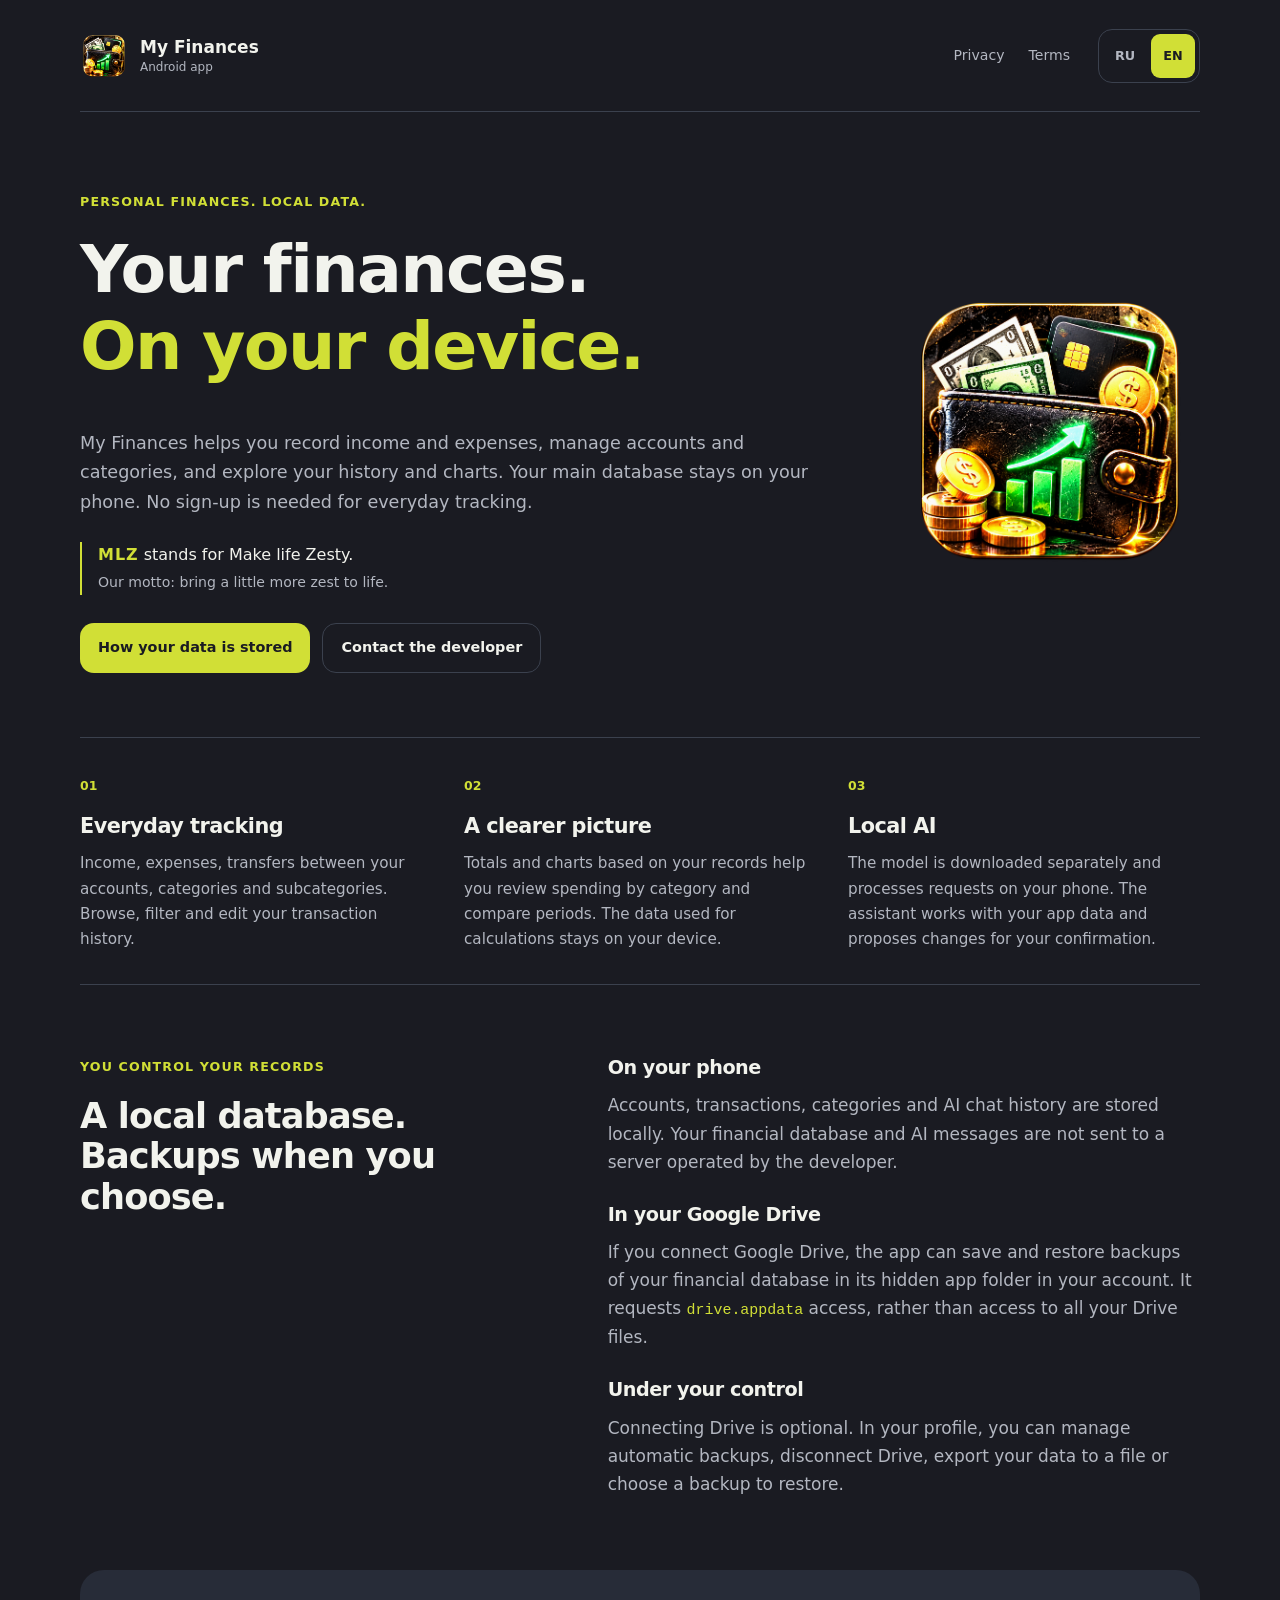
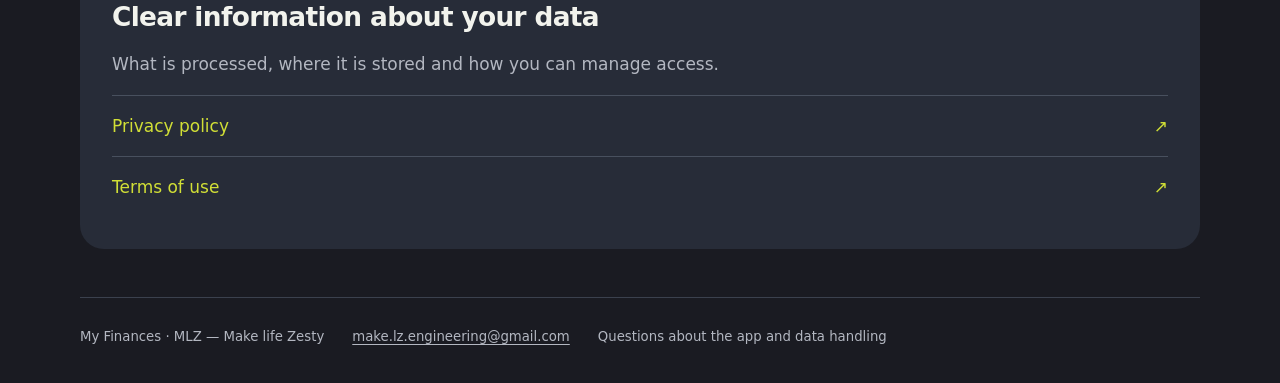
<file: en/index.html>
<!doctype html>
<html lang="en">
<head>
  <meta charset="utf-8">
  <meta name="viewport" content="width=device-width, initial-scale=1">
  <meta name="theme-color" content="#1a1b22">
  <meta name="description" content="My Finances for Android: local tracking of income, expenses and accounts, financial charts and optional backups to your own Google Drive. MLZ — Make life Zesty.">
  <title>My Finances — on your device</title>
  <link rel="icon" href="../assets/app-icon.png" type="image/png">
  <link rel="stylesheet" href="../styles.css">
  <link rel="alternate" hreflang="ru" href="https://makelzengineering-hash.github.io/">
  <link rel="alternate" hreflang="en" href="https://makelzengineering-hash.github.io/en/">
</head>
<body>
  <a class="skip-link" href="#main">Skip to content</a>
  <header class="site-header wrap">
    <a class="brand" href="index.html" aria-label="My Finances — home">
      <img src="../assets/app-icon.png" width="48" height="48" alt="">
      <span>My Finances<small>Android app</small></span>
    </a>
    <div class="header-actions">
      <nav aria-label="Main navigation">
        <a href="privacy.html">Privacy</a>
        <a href="terms.html">Terms</a>
      </nav>
      <nav class="language-switch" aria-label="Website language">
        <a href="../index.html" lang="ru" hreflang="ru" aria-label="Русский">RU</a>
        <a href="index.html" lang="en" hreflang="en" aria-label="English" aria-current="page">EN</a>
      </nav>
    </div>
  </header>
  <main id="main" class="wrap">
    <section class="hero" aria-labelledby="hero-title">
      <div>
        <p class="eyebrow">Personal finances. Local data.</p>
        <h1 id="hero-title">Your finances.<br><span>On your device.</span></h1>
        <p class="lead">My Finances helps you record income and expenses, manage accounts and categories, and explore your history and charts. Your main database stays on your phone. No sign-up is needed for everyday tracking.</p>
        <p class="brand-note"><strong>MLZ</strong> stands for Make life Zesty.<br><span>Our motto: bring a little more zest to life.</span></p>
        <div class="actions">
          <a class="button primary" href="#data">How your data is stored</a>
          <a class="button secondary" href="mailto:make.lz.engineering@gmail.com">Contact the developer</a>
        </div>
      </div>
      <img class="hero-icon" src="../assets/app-icon.png" width="300" height="300" alt="My Finances app icon: a wallet, cards and a chart">
    </section>
    <section class="features" aria-label="App features">
      <article><span class="number">01</span><h2>Everyday tracking</h2><p>Income, expenses, transfers between your accounts, categories and subcategories. Browse, filter and edit your transaction history.</p></article>
      <article><span class="number">02</span><h2>A clearer picture</h2><p>Totals and charts based on your records help you review spending by category and compare periods. The data used for calculations stays on your device.</p></article>
      <article><span class="number">03</span><h2>Local AI</h2><p>The model is downloaded separately and processes requests on your phone. The assistant works with your app data and proposes changes for your confirmation.</p></article>
    </section>
    <section id="data" class="data-section" aria-labelledby="data-title">
      <div><p class="eyebrow">You control your records</p><h2 id="data-title">A local database.<br>Backups when you choose.</h2></div>
      <div class="data-details">
        <article><h3>On your phone</h3><p>Accounts, transactions, categories and AI chat history are stored locally. Your financial database and AI messages are not sent to a server operated by the developer.</p></article>
        <article><h3>In your Google Drive</h3><p>If you connect Google Drive, the app can save and restore backups of your financial database in its hidden app folder in your account. It requests <code>drive.appdata</code> access, rather than access to all your Drive files.</p></article>
        <article><h3>Under your control</h3><p>Connecting Drive is optional. In your profile, you can manage automatic backups, disconnect Drive, export your data to a file or choose a backup to restore.</p></article>
      </div>
    </section>
    <section class="documents" aria-labelledby="documents-title">
      <div><h2 id="documents-title">Clear information about your data</h2><p>What is processed, where it is stored and how you can manage access.</p></div>
      <a href="privacy.html">Privacy policy <span aria-hidden="true">↗</span></a>
      <a href="terms.html">Terms of use <span aria-hidden="true">↗</span></a>
    </section>
  </main>
  <footer class="site-footer wrap"><p>My Finances · MLZ — Make life Zesty</p><a href="mailto:make.lz.engineering@gmail.com">make.lz.engineering@gmail.com</a><p>Questions about the app and data handling</p></footer>
</body>
</html>
</file>
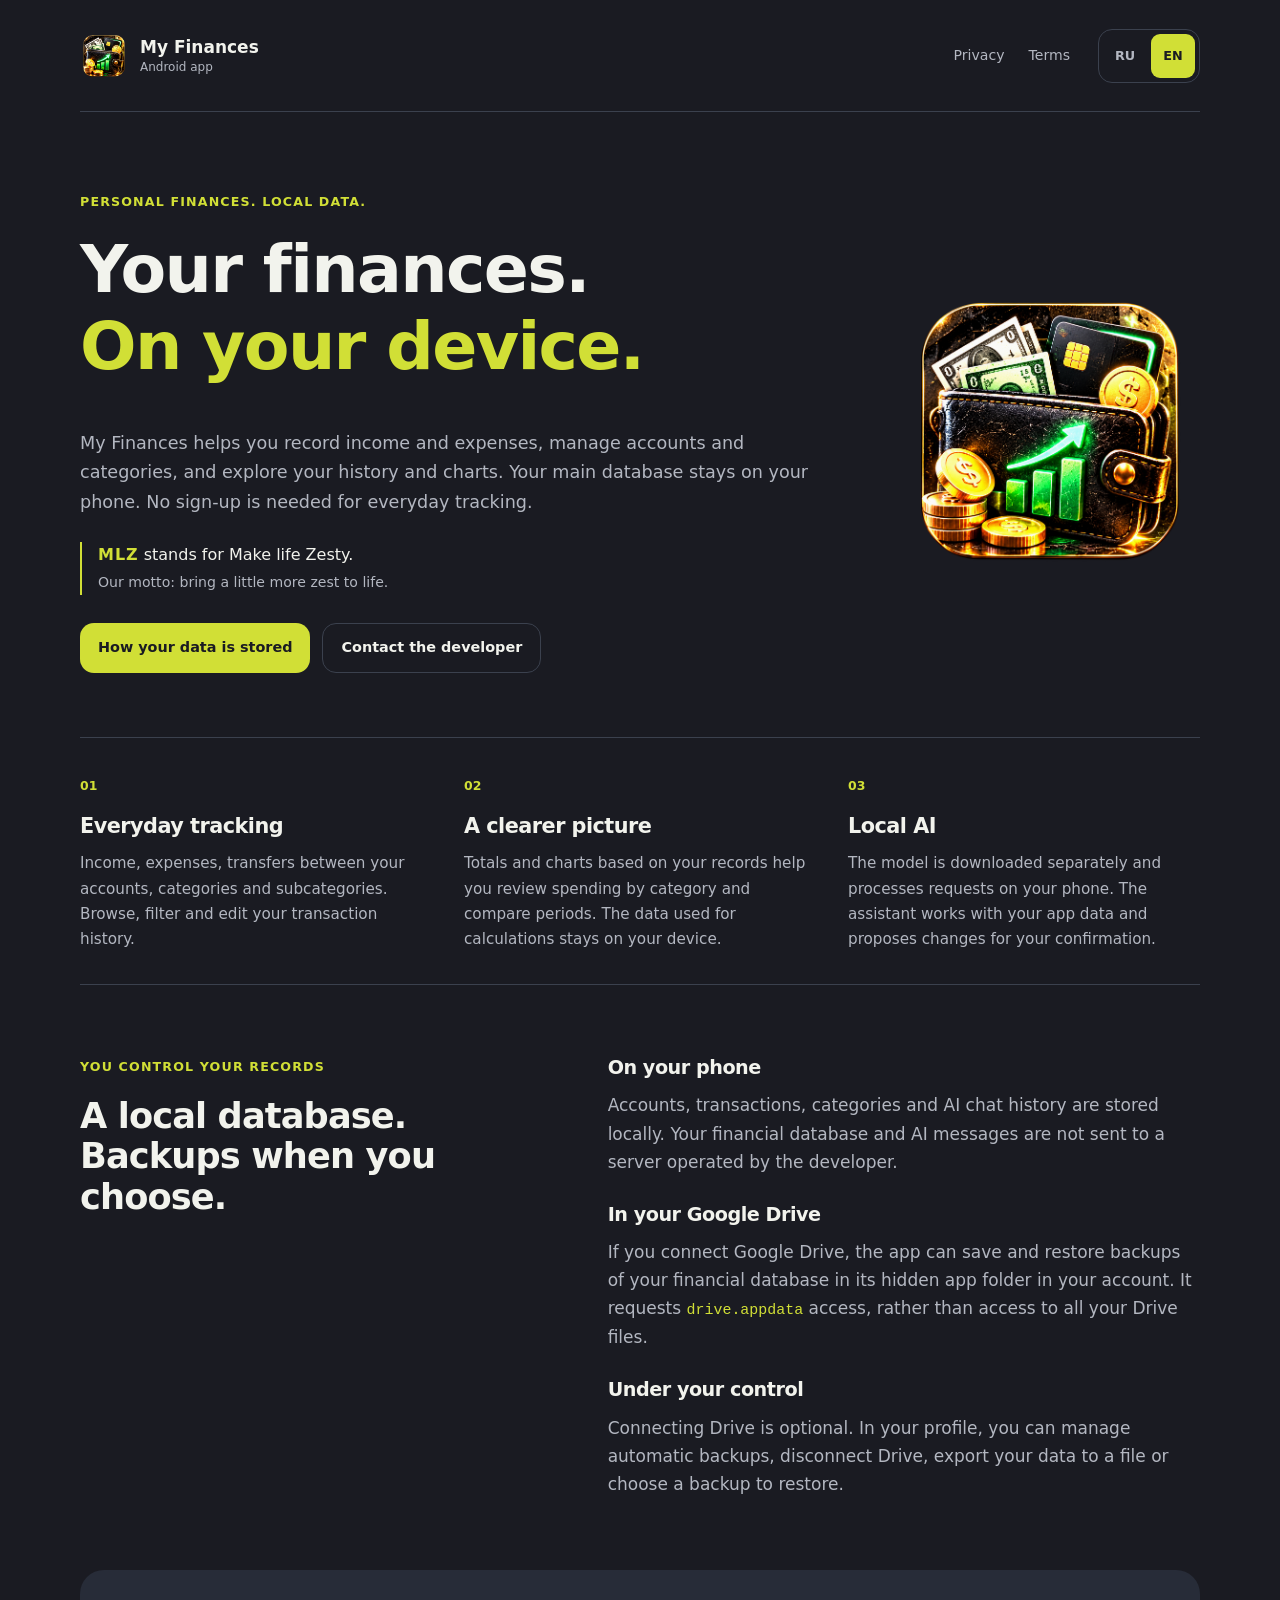
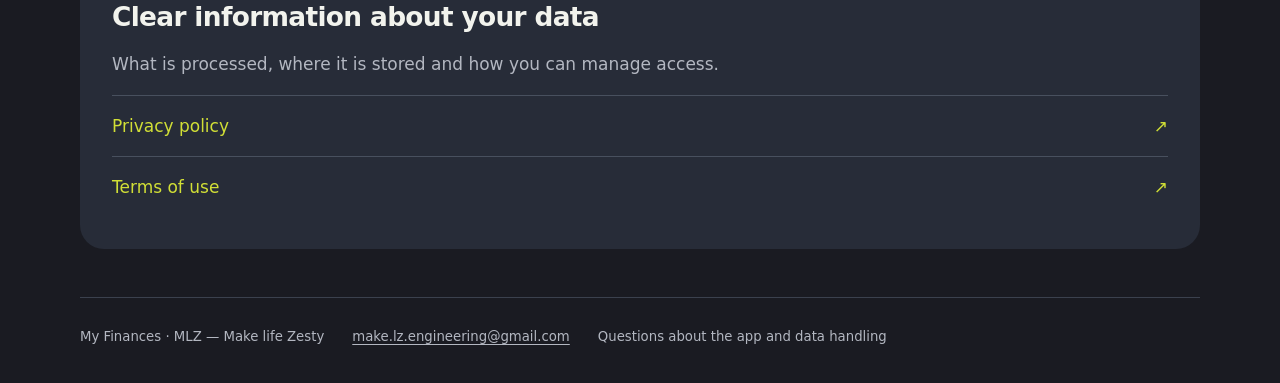
<file: myfinance/index.html>
<!doctype html>
<html lang="en">
<head>
  <meta charset="utf-8">
  <meta name="viewport" content="width=device-width, initial-scale=1">
  <meta name="theme-color" content="#1a1b22">
  <meta name="description" content="My Finances for Android: local tracking of income, expenses and accounts, financial charts and optional backups to your own Google Drive. MLZ — Make life Zesty.">
  <title>My Finances — on your device</title>
  <link rel="icon" href="assets/app-icon.png" type="image/png">
  <link rel="stylesheet" href="styles.css">
  <link rel="canonical" href="https://mlzengineering.com/myfinance/">
  <link rel="alternate" hreflang="ru" href="https://mlzengineering.com/myfinance/ru/">
  <link rel="alternate" hreflang="en" href="https://mlzengineering.com/myfinance/">
  <link rel="alternate" hreflang="x-default" href="https://mlzengineering.com/myfinance/">
</head>
<body>
  <a class="skip-link" href="#main">Skip to content</a>
  <header class="site-header wrap">
    <a class="brand" href="index.html" aria-label="My Finances — home">
      <img src="assets/app-icon.png" width="48" height="48" alt="">
      <span>My Finances<small>Android app</small></span>
    </a>
    <div class="header-actions">
      <nav aria-label="Main navigation">
        <a href="privacy.html">Privacy</a>
        <a href="terms.html">Terms</a>
      </nav>
      <nav class="language-switch" aria-label="Website language">
        <a href="ru/index.html" lang="ru" hreflang="ru" aria-label="Русский">RU</a>
        <a href="index.html" lang="en" hreflang="en" aria-label="English" aria-current="page">EN</a>
      </nav>
    </div>
  </header>
  <main id="main" class="wrap">
    <section class="hero" aria-labelledby="hero-title">
      <div>
        <p class="eyebrow">Personal finances. Local data.</p>
        <h1 id="hero-title">Your finances.<br><span>On your device.</span></h1>
        <p class="lead">My Finances helps you record income and expenses, manage accounts and categories, and explore your history and charts. Your main database stays on your phone. No sign-up is needed for everyday tracking.</p>
        <p class="brand-note"><strong>MLZ</strong> stands for Make life Zesty.<br><span>Our motto: bring a little more zest to life.</span></p>
        <div class="actions">
          <a class="button primary" href="#data">How your data is stored</a>
          <a class="button secondary" href="mailto:make.lz.engineering@gmail.com">Contact the developer</a>
        </div>
      </div>
      <img class="hero-icon" src="assets/app-icon.png" width="300" height="300" alt="My Finances app icon: a wallet, cards and a chart">
    </section>
    <section class="features" aria-label="App features">
      <article><span class="number">01</span><h2>Everyday tracking</h2><p>Income, expenses, transfers between your accounts, categories and subcategories. Browse, filter and edit your transaction history.</p></article>
      <article><span class="number">02</span><h2>A clearer picture</h2><p>Totals and charts based on your records help you review spending by category and compare periods. The data used for calculations stays on your device.</p></article>
      <article><span class="number">03</span><h2>Local AI</h2><p>The model is downloaded separately and processes requests on your phone. The assistant works with your app data and proposes changes for your confirmation.</p></article>
    </section>
    <section id="data" class="data-section" aria-labelledby="data-title">
      <div><p class="eyebrow">You control your records</p><h2 id="data-title">A local database.<br>Backups when you choose.</h2></div>
      <div class="data-details">
        <article><h3>On your phone</h3><p>Accounts, transactions, categories and AI chat history are stored locally. Your financial database and AI messages are not sent to a server operated by the developer.</p></article>
        <article><h3>In your Google Drive</h3><p>If you connect Google Drive, the app can save and restore backups of your financial database in its hidden app folder in your account. It requests <code>drive.appdata</code> access, rather than access to all your Drive files.</p></article>
        <article><h3>Under your control</h3><p>Connecting Drive is optional. In your profile, you can manage automatic backups, disconnect Drive, export your data to a file or choose a backup to restore.</p></article>
      </div>
    </section>
    <section class="documents" aria-labelledby="documents-title">
      <div><h2 id="documents-title">Clear information about your data</h2><p>What is processed, where it is stored and how you can manage access.</p></div>
      <a href="privacy.html">Privacy policy <span aria-hidden="true">↗</span></a>
      <a href="terms.html">Terms of use <span aria-hidden="true">↗</span></a>
    </section>
  </main>
  <footer class="site-footer wrap"><p>My Finances · MLZ — Make life Zesty</p><a href="mailto:make.lz.engineering@gmail.com">make.lz.engineering@gmail.com</a><p>Questions about the app and data handling</p></footer>
</body>
</html>
</file>
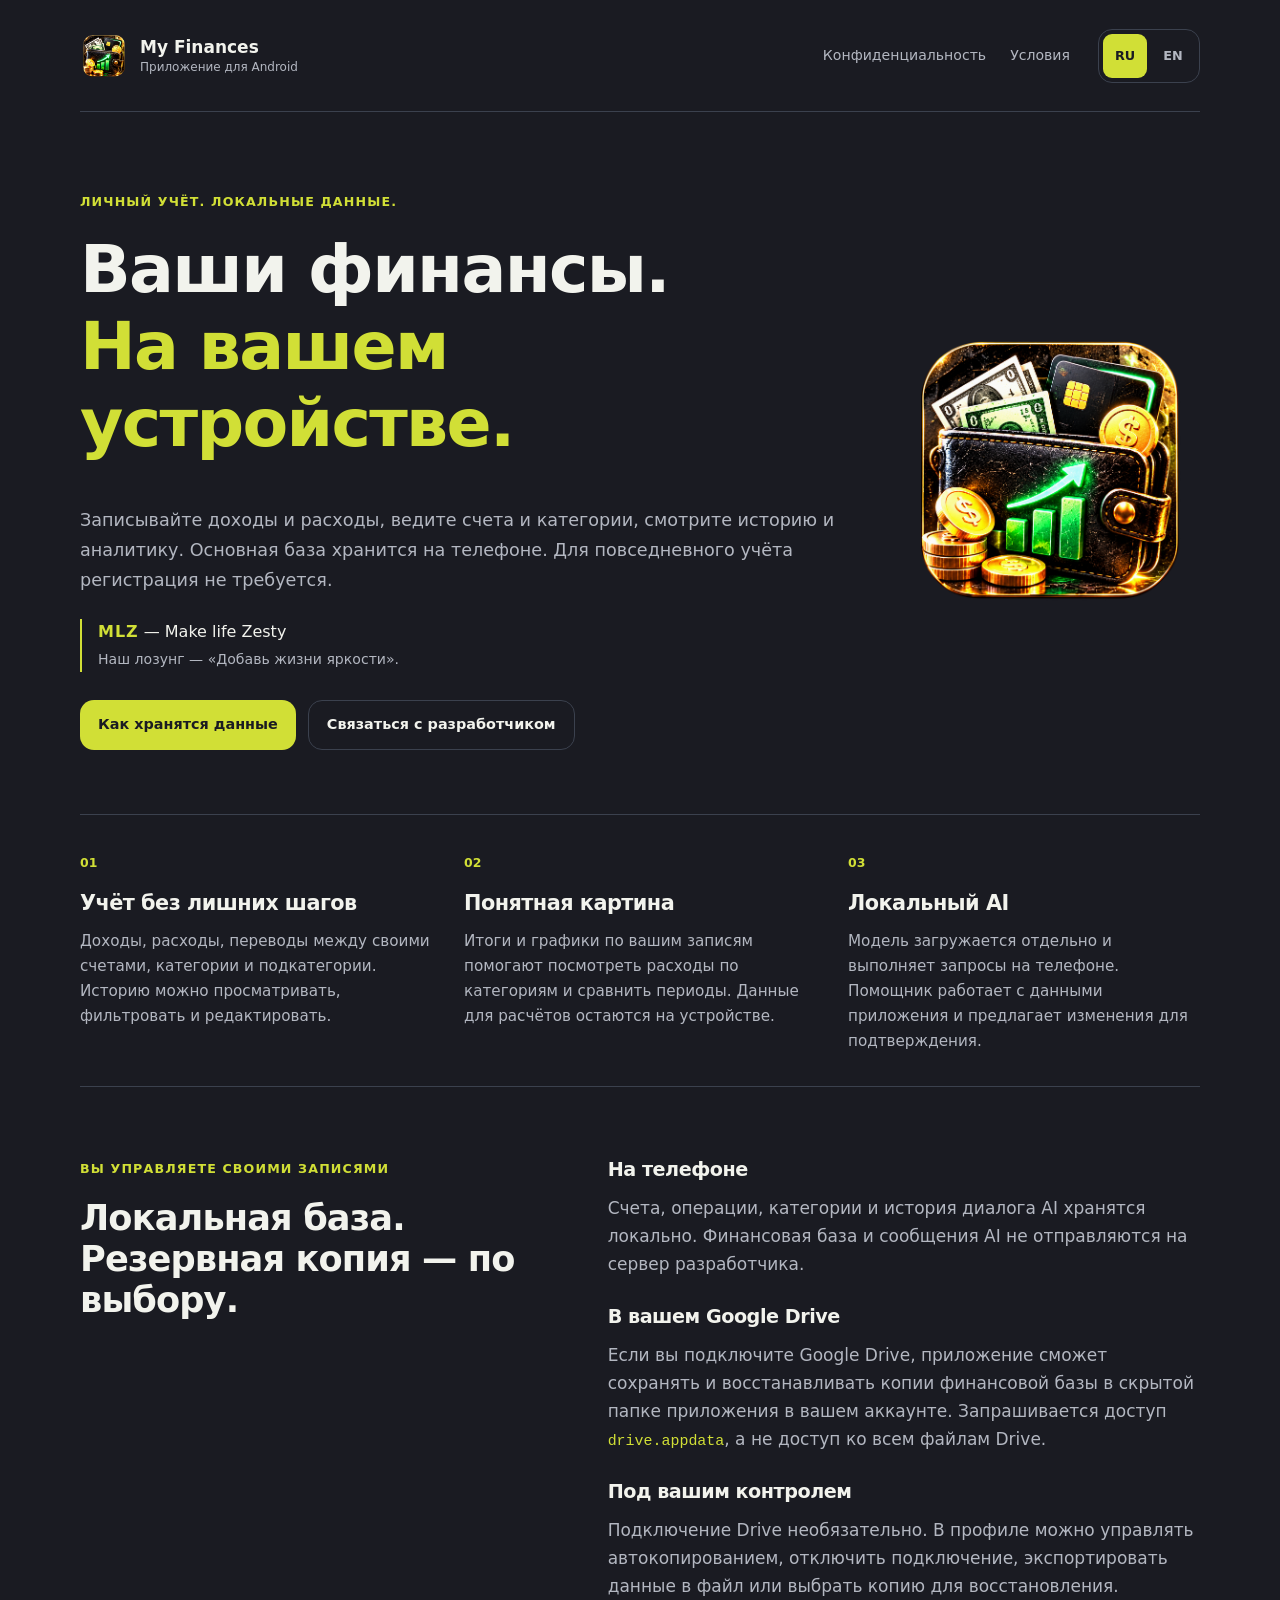
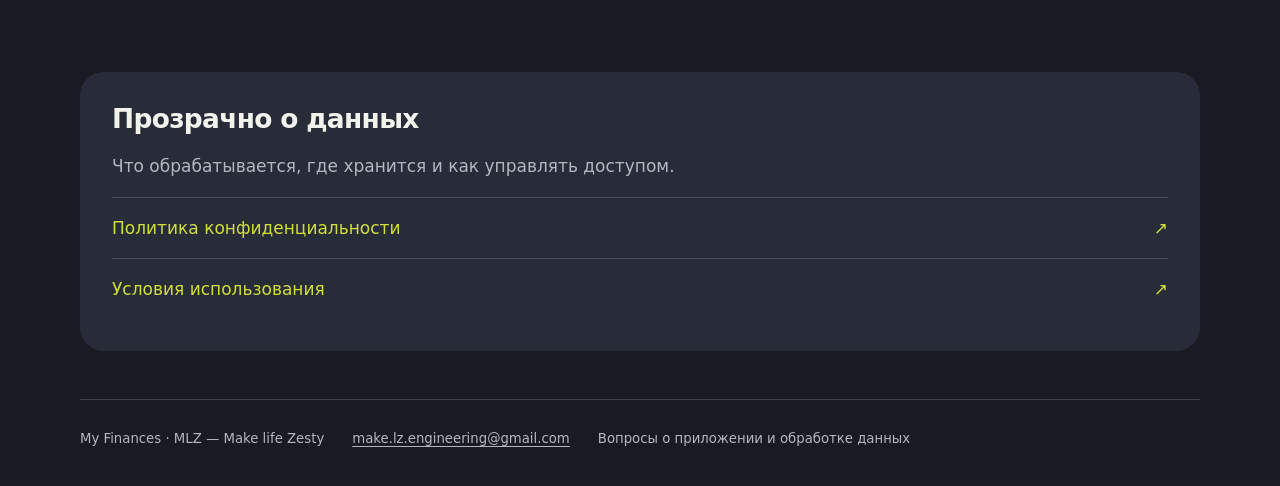
<file: myfinance/ru/index.html>
<!doctype html>
<html lang="ru">
<head>
  <meta charset="utf-8">
  <meta name="viewport" content="width=device-width, initial-scale=1">
  <meta name="theme-color" content="#1a1b22">
  <meta name="description" content="My Finances — приложение для Android: локальный учёт доходов, расходов и счетов, аналитика и резервные копии в личном Google Drive. MLZ — Make life Zesty.">
  <title>My Finances — учёт на вашем устройстве</title>
  <link rel="icon" href="../assets/app-icon.png" type="image/png">
  <link rel="stylesheet" href="../styles.css">
  <link rel="canonical" href="https://mlzengineering.com/myfinance/ru/">
  <link rel="alternate" hreflang="ru" href="https://mlzengineering.com/myfinance/ru/">
  <link rel="alternate" hreflang="en" href="https://mlzengineering.com/myfinance/">
  <link rel="alternate" hreflang="x-default" href="https://mlzengineering.com/myfinance/">
</head>
<body>
  <a class="skip-link" href="#main">К содержимому</a>
  <header class="site-header wrap">
    <a class="brand" href="index.html" aria-label="My Finances — главная">
      <img src="../assets/app-icon.png" width="48" height="48" alt="">
      <span>My Finances<small>Приложение для Android</small></span>
    </a>
    <div class="header-actions">
      <nav aria-label="Основная навигация">
        <a href="privacy.html">Конфиденциальность</a>
        <a href="terms.html">Условия</a>
      </nav>
      <nav class="language-switch" aria-label="Язык сайта">
        <a href="index.html" lang="ru" hreflang="ru" aria-label="Русский" aria-current="page">RU</a>
        <a href="../index.html" lang="en" hreflang="en" aria-label="English">EN</a>
      </nav>
    </div>
  </header>
  <main id="main" class="wrap">
    <section class="hero" aria-labelledby="hero-title">
      <div>
        <p class="eyebrow">Личный учёт. Локальные данные.</p>
        <h1 id="hero-title">Ваши финансы.<br><span>На вашем устройстве.</span></h1>
        <p class="lead">Записывайте доходы и расходы, ведите счета и категории, смотрите историю и аналитику. Основная база хранится на телефоне. Для повседневного учёта регистрация не требуется.</p>
        <p class="brand-note"><strong>MLZ</strong> — <span lang="en">Make life Zesty</span><br><span>Наш лозунг — «Добавь жизни яркости».</span></p>
        <div class="actions">
          <a class="button primary" href="#data">Как хранятся данные</a>
          <a class="button secondary" href="mailto:make.lz.engineering@gmail.com">Связаться с разработчиком</a>
        </div>
      </div>
      <img class="hero-icon" src="../assets/app-icon.png" width="300" height="300" alt="Иконка приложения «My Finances»: кошелёк, карты и диаграмма">
    </section>
    <section class="features" aria-label="Возможности приложения">
      <article><span class="number">01</span><h2>Учёт без лишних шагов</h2><p>Доходы, расходы, переводы между своими счетами, категории и подкатегории. Историю можно просматривать, фильтровать и редактировать.</p></article>
      <article><span class="number">02</span><h2>Понятная картина</h2><p>Итоги и графики по вашим записям помогают посмотреть расходы по категориям и сравнить периоды. Данные для расчётов остаются на устройстве.</p></article>
      <article><span class="number">03</span><h2>Локальный AI</h2><p>Модель загружается отдельно и выполняет запросы на телефоне. Помощник работает с данными приложения и предлагает изменения для подтверждения.</p></article>
    </section>
    <section id="data" class="data-section" aria-labelledby="data-title">
      <div><p class="eyebrow">Вы управляете своими записями</p><h2 id="data-title">Локальная база.<br>Резервная копия — по выбору.</h2></div>
      <div class="data-details">
        <article><h3>На телефоне</h3><p>Счета, операции, категории и история диалога AI хранятся локально. Финансовая база и сообщения AI не отправляются на сервер разработчика.</p></article>
        <article><h3>В вашем Google Drive</h3><p>Если вы подключите Google Drive, приложение сможет сохранять и восстанавливать копии финансовой базы в скрытой папке приложения в вашем аккаунте. Запрашивается доступ <code>drive.appdata</code>, а не доступ ко всем файлам Drive.</p></article>
        <article><h3>Под вашим контролем</h3><p>Подключение Drive необязательно. В профиле можно управлять автокопированием, отключить подключение, экспортировать данные в файл или выбрать копию для восстановления.</p></article>
      </div>
    </section>
    <section class="documents" aria-labelledby="documents-title">
      <div><h2 id="documents-title">Прозрачно о данных</h2><p>Что обрабатывается, где хранится и как управлять доступом.</p></div>
      <a href="privacy.html">Политика конфиденциальности <span aria-hidden="true">↗</span></a>
      <a href="terms.html">Условия использования <span aria-hidden="true">↗</span></a>
    </section>
  </main>
  <footer class="site-footer wrap"><p>My Finances · <span lang="en">MLZ — Make life Zesty</span></p><a href="mailto:make.lz.engineering@gmail.com">make.lz.engineering@gmail.com</a><p>Вопросы о приложении и обработке данных</p></footer>
</body>
</html>
</file>
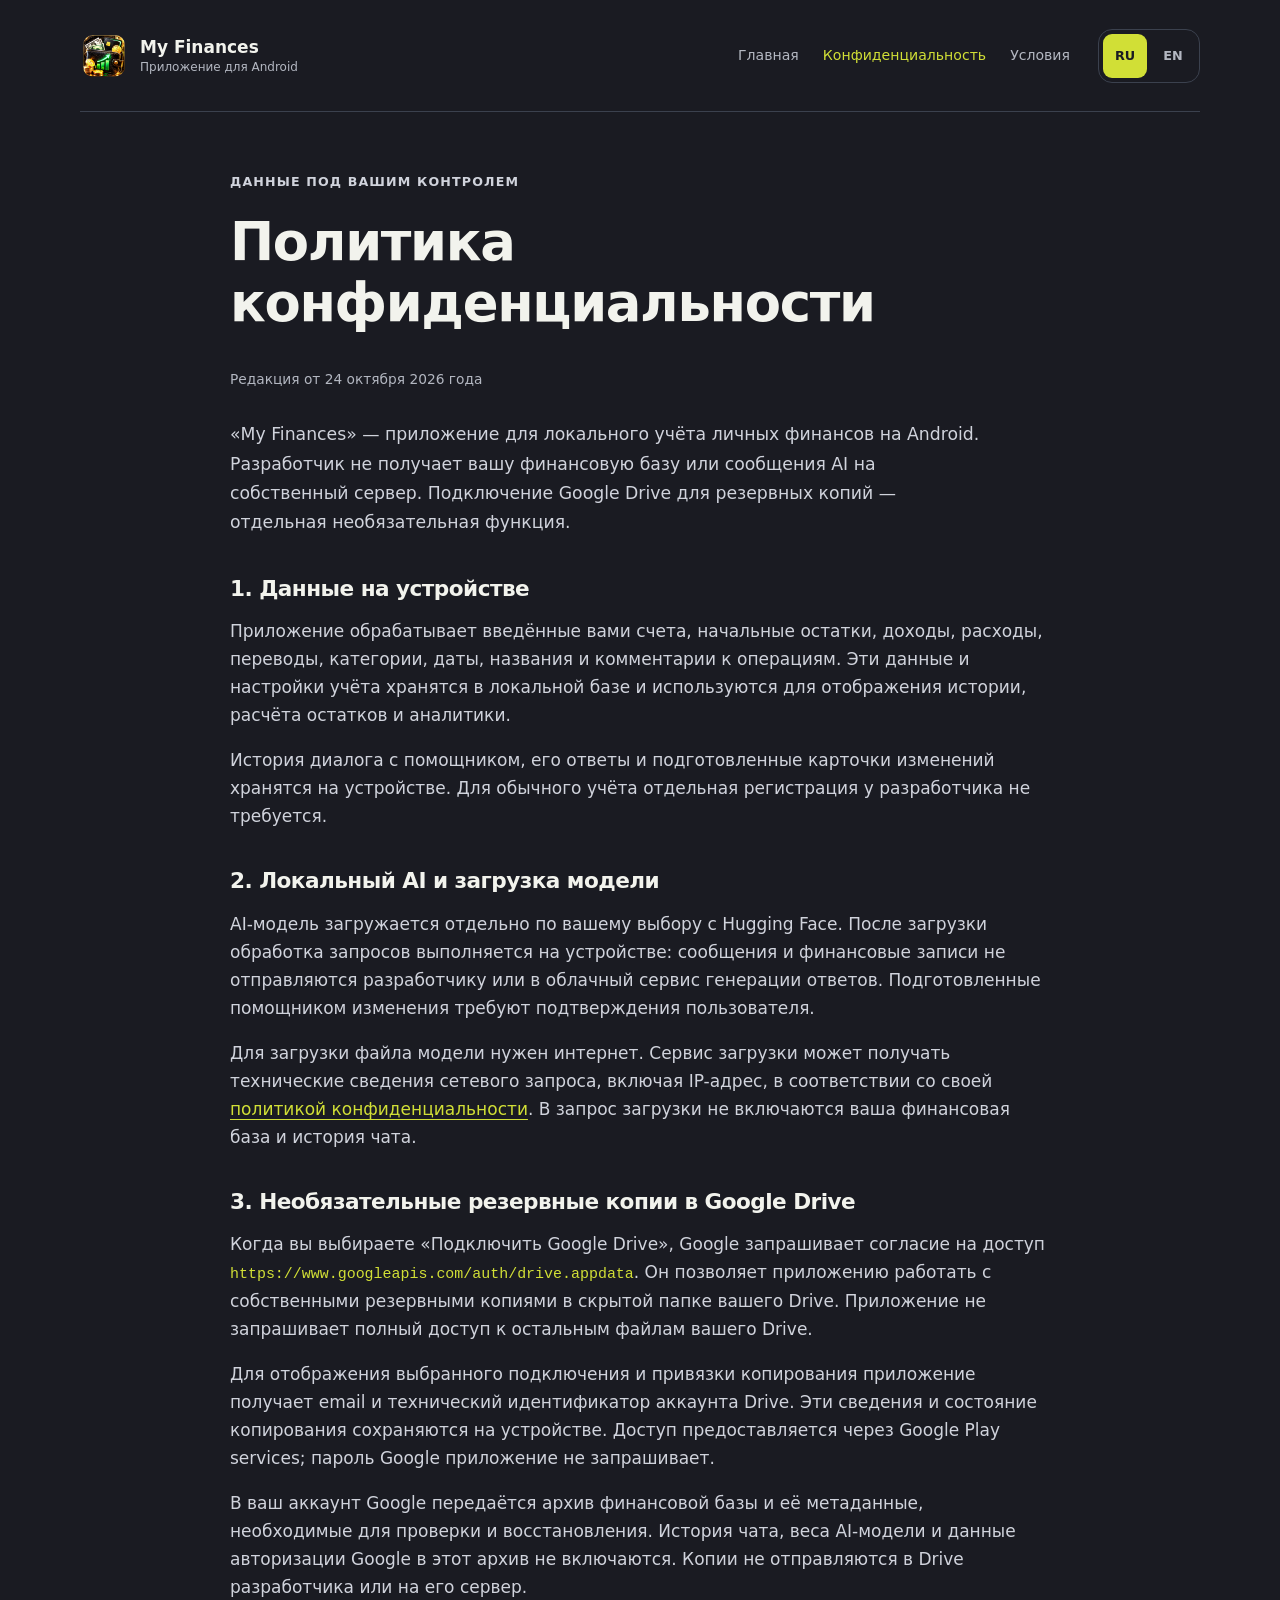
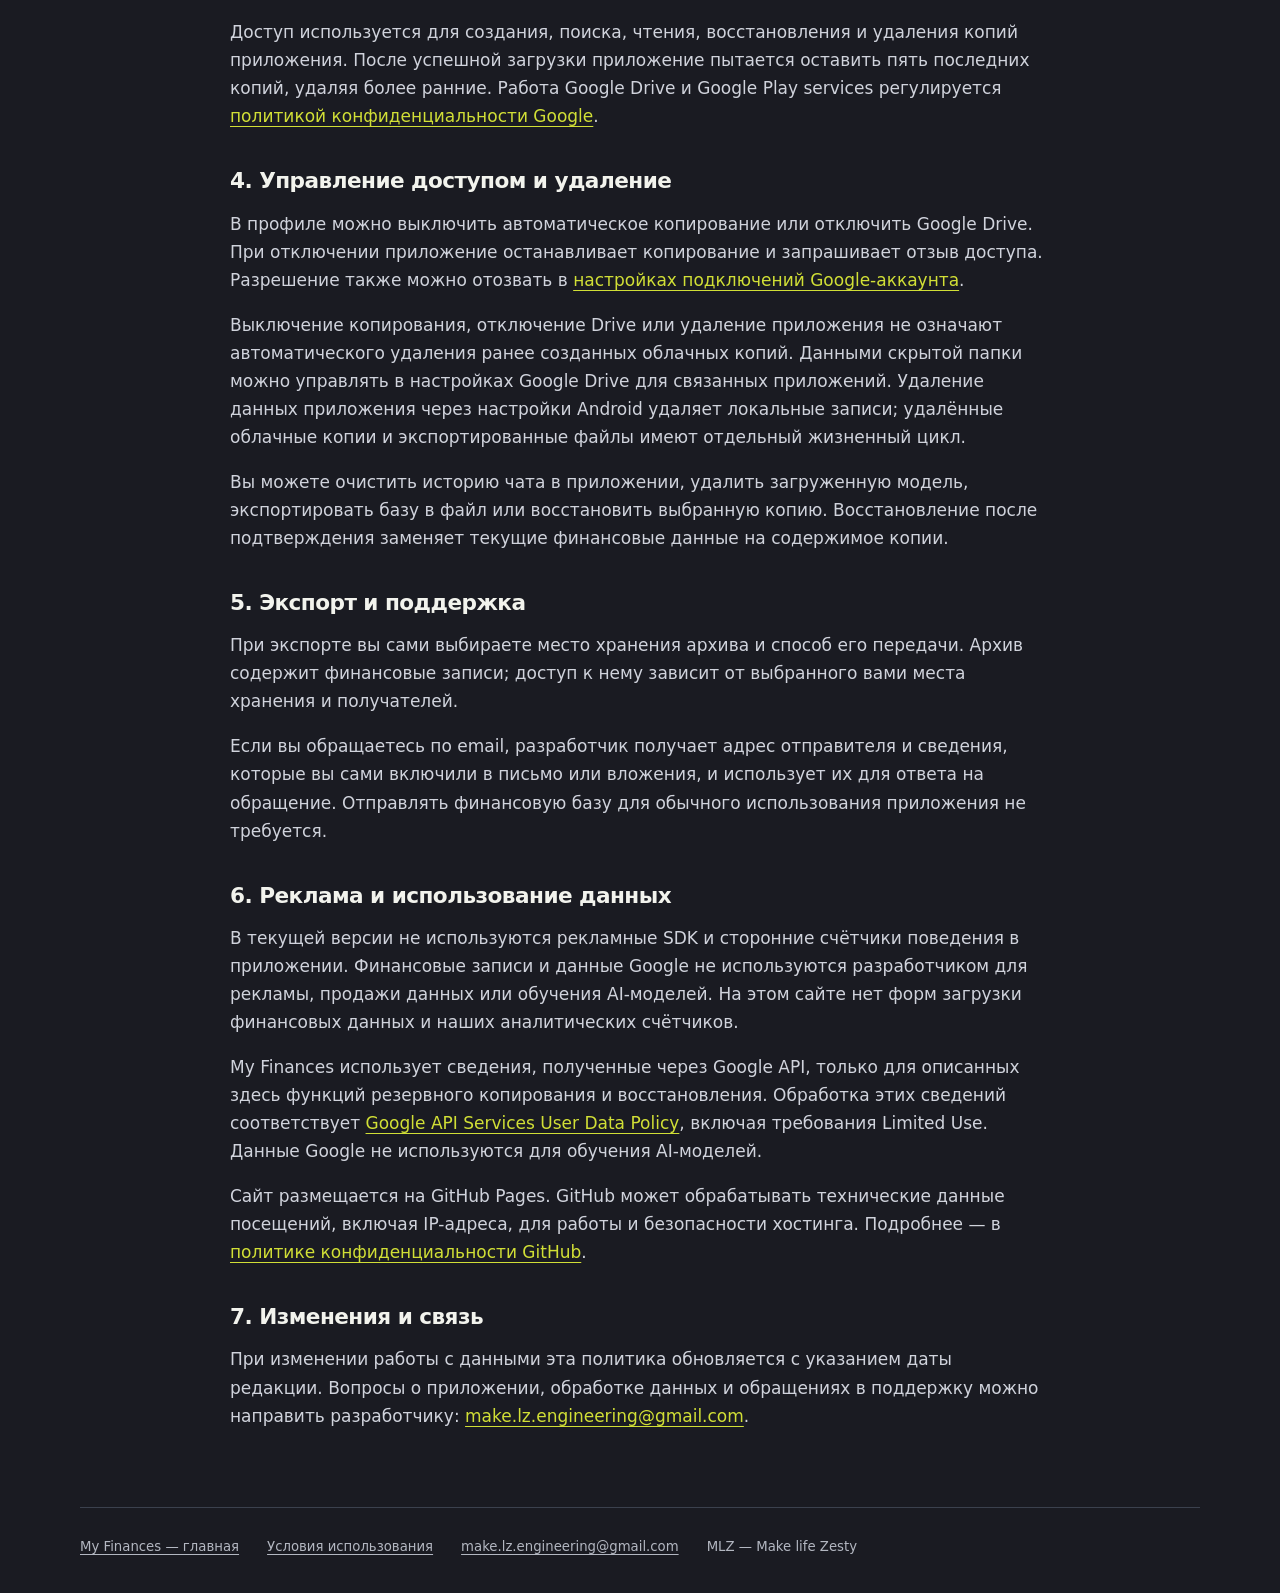
<file: privacy.html>
<!doctype html>
<html lang="ru">
<head>
  <meta charset="utf-8">
  <meta name="viewport" content="width=device-width, initial-scale=1">
  <meta name="theme-color" content="#1a1b22">
  <meta name="description" content="Политика конфиденциальности приложения «My Finances»: локальная база, локальный AI и необязательные копии в личном Google Drive.">
  <title>Политика конфиденциальности — My Finances</title>
  <link rel="icon" href="assets/app-icon.png" type="image/png">
  <link rel="stylesheet" href="styles.css">
  <link rel="alternate" hreflang="ru" href="https://makelzengineering-hash.github.io/privacy.html">
  <link rel="alternate" hreflang="en" href="https://makelzengineering-hash.github.io/en/privacy.html">
</head>
<body>
  <a class="skip-link" href="#main">К содержимому</a>
  <header class="site-header wrap">
    <a class="brand" href="index.html"><img src="assets/app-icon.png" width="48" height="48" alt=""><span>My Finances<small>Приложение для Android</small></span></a>
    <div class="header-actions">
      <nav aria-label="Основная навигация"><a href="index.html">Главная</a><a href="privacy.html" aria-current="page">Конфиденциальность</a><a href="terms.html">Условия</a></nav>
      <nav class="language-switch" aria-label="Язык сайта">
        <a href="privacy.html" lang="ru" hreflang="ru" aria-label="Русский" aria-current="page">RU</a>
        <a href="en/privacy.html" lang="en" hreflang="en" aria-label="English">EN</a>
      </nav>
    </div>
  </header>
  <main id="main" class="document wrap">
    <p class="eyebrow">Данные под вашим контролем</p>
    <h1>Политика конфиденциальности</h1>
    <p class="updated">Редакция от 24 октября 2026 года</p>
    <p class="lead">«My Finances» — приложение для локального учёта личных финансов на Android. Разработчик не получает вашу финансовую базу или сообщения AI на собственный сервер. Подключение Google Drive для резервных копий — отдельная необязательная функция.</p>
    <section><h2>1. Данные на устройстве</h2><p>Приложение обрабатывает введённые вами счета, начальные остатки, доходы, расходы, переводы, категории, даты, названия и комментарии к операциям. Эти данные и настройки учёта хранятся в локальной базе и используются для отображения истории, расчёта остатков и аналитики.</p><p>История диалога с помощником, его ответы и подготовленные карточки изменений хранятся на устройстве. Для обычного учёта отдельная регистрация у разработчика не требуется.</p></section>
    <section><h2>2. Локальный AI и загрузка модели</h2><p>AI-модель загружается отдельно по вашему выбору с Hugging Face. После загрузки обработка запросов выполняется на устройстве: сообщения и финансовые записи не отправляются разработчику или в облачный сервис генерации ответов. Подготовленные помощником изменения требуют подтверждения пользователя.</p><p>Для загрузки файла модели нужен интернет. Сервис загрузки может получать технические сведения сетевого запроса, включая IP-адрес, в соответствии со своей <a href="https://huggingface.co/privacy">политикой конфиденциальности</a>. В запрос загрузки не включаются ваша финансовая база и история чата.</p></section>
    <section><h2>3. Необязательные резервные копии в Google Drive</h2><p>Когда вы выбираете «Подключить Google Drive», Google запрашивает согласие на доступ <code>https://www.googleapis.com/auth/drive.appdata</code>. Он позволяет приложению работать с собственными резервными копиями в скрытой папке вашего Drive. Приложение не запрашивает полный доступ к остальным файлам вашего Drive.</p><p>Для отображения выбранного подключения и привязки копирования приложение получает email и технический идентификатор аккаунта Drive. Эти сведения и состояние копирования сохраняются на устройстве. Доступ предоставляется через Google Play services; пароль Google приложение не запрашивает.</p><p>В ваш аккаунт Google передаётся архив финансовой базы и её метаданные, необходимые для проверки и восстановления. История чата, веса AI-модели и данные авторизации Google в этот архив не включаются. Копии не отправляются в Drive разработчика или на его сервер.</p><p>Доступ используется для создания, поиска, чтения, восстановления и удаления копий приложения. После успешной загрузки приложение пытается оставить пять последних копий, удаляя более ранние. Работа Google Drive и Google Play services регулируется <a href="https://policies.google.com/privacy">политикой конфиденциальности Google</a>.</p></section>
    <section><h2>4. Управление доступом и удаление</h2><p>В профиле можно выключить автоматическое копирование или отключить Google Drive. При отключении приложение останавливает копирование и запрашивает отзыв доступа. Разрешение также можно отозвать в <a href="https://myaccount.google.com/connections">настройках подключений Google-аккаунта</a>.</p><p>Выключение копирования, отключение Drive или удаление приложения не означают автоматического удаления ранее созданных облачных копий. Данными скрытой папки можно управлять в настройках Google Drive для связанных приложений. Удаление данных приложения через настройки Android удаляет локальные записи; удалённые облачные копии и экспортированные файлы имеют отдельный жизненный цикл.</p><p>Вы можете очистить историю чата в приложении, удалить загруженную модель, экспортировать базу в файл или восстановить выбранную копию. Восстановление после подтверждения заменяет текущие финансовые данные на содержимое копии.</p></section>
    <section><h2>5. Экспорт и поддержка</h2><p>При экспорте вы сами выбираете место хранения архива и способ его передачи. Архив содержит финансовые записи; доступ к нему зависит от выбранного вами места хранения и получателей.</p><p>Если вы обращаетесь по email, разработчик получает адрес отправителя и сведения, которые вы сами включили в письмо или вложения, и использует их для ответа на обращение. Отправлять финансовую базу для обычного использования приложения не требуется.</p></section>
    <section><h2>6. Реклама и использование данных</h2><p>В текущей версии не используются рекламные SDK и сторонние счётчики поведения в приложении. Финансовые записи и данные Google не используются разработчиком для рекламы, продажи данных или обучения AI-моделей. На этом сайте нет форм загрузки финансовых данных и наших аналитических счётчиков.</p><p>My Finances использует сведения, полученные через Google API, только для описанных здесь функций резервного копирования и восстановления. Обработка этих сведений соответствует <a href="https://developers.google.com/terms/api-services-user-data-policy">Google API Services User Data Policy</a>, включая требования Limited Use. Данные Google не используются для обучения AI-моделей.</p><p>Сайт размещается на GitHub Pages. GitHub может обрабатывать технические данные посещений, включая IP-адреса, для работы и безопасности хостинга. Подробнее — в <a href="https://docs.github.com/en/site-policy/privacy-policies/github-general-privacy-statement">политике конфиденциальности GitHub</a>.</p></section>
    <section><h2>7. Изменения и связь</h2><p>При изменении работы с данными эта политика обновляется с указанием даты редакции. Вопросы о приложении, обработке данных и обращениях в поддержку можно направить разработчику: <a href="mailto:make.lz.engineering@gmail.com">make.lz.engineering@gmail.com</a>.</p></section>
  </main>
  <footer class="site-footer wrap"><a href="index.html">My Finances — главная</a><a href="terms.html">Условия использования</a><a href="mailto:make.lz.engineering@gmail.com">make.lz.engineering@gmail.com</a><p lang="en">MLZ — Make life Zesty</p></footer>
</body>
</html>
</file>
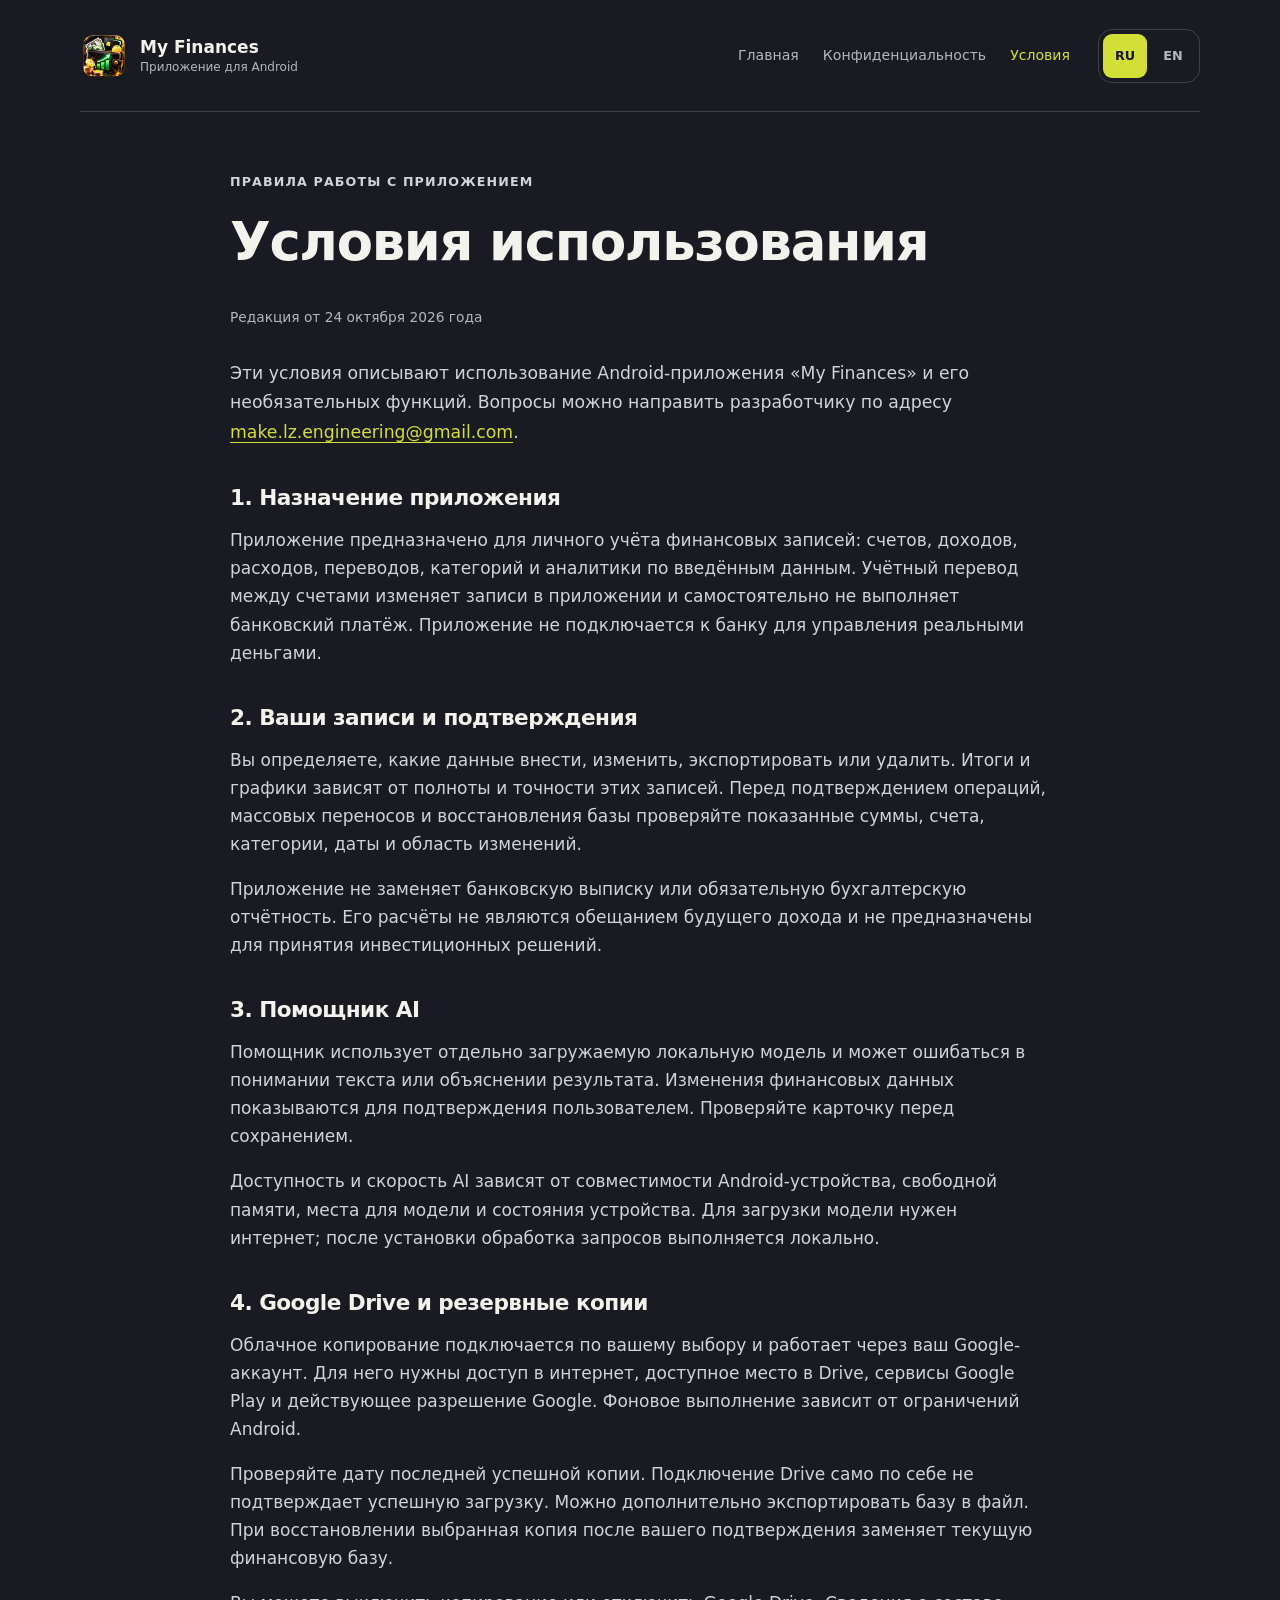
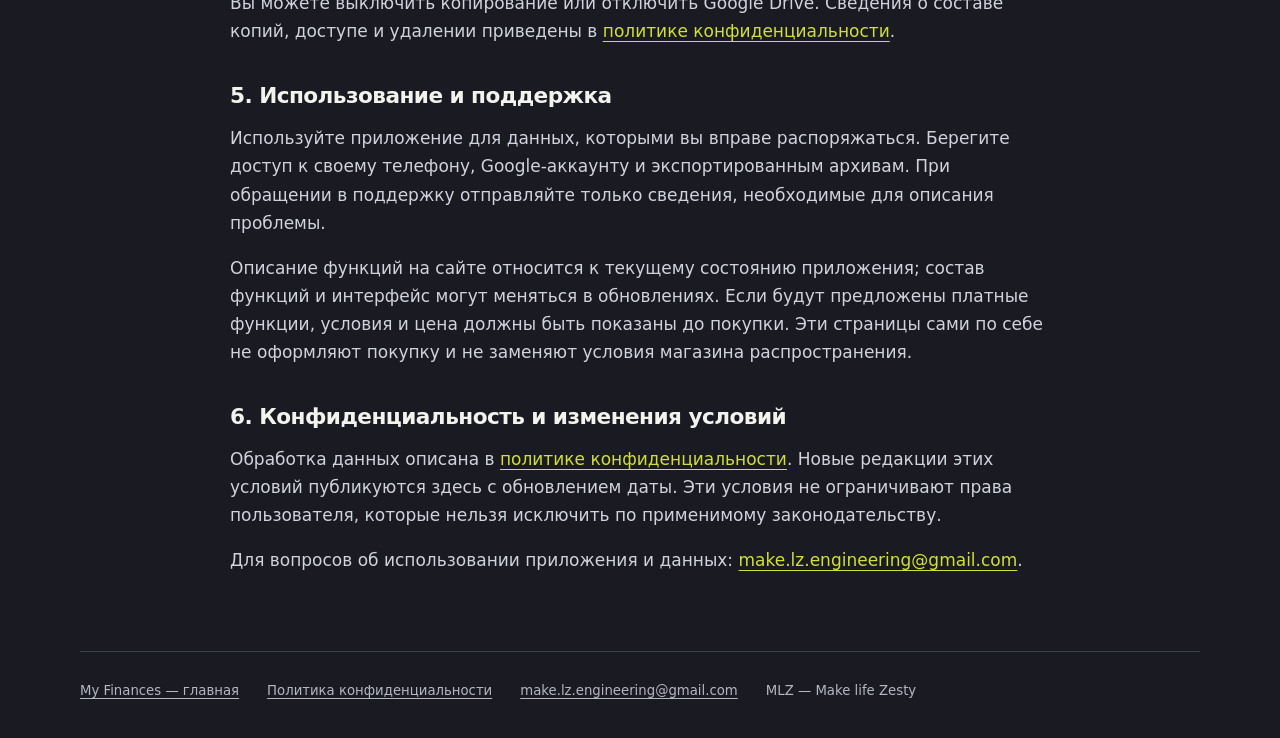
<file: terms.html>
<!doctype html>
<html lang="ru">
<head>
  <meta charset="utf-8">
  <meta name="viewport" content="width=device-width, initial-scale=1">
  <meta name="theme-color" content="#1a1b22">
  <meta name="description" content="Условия использования приложения «My Finances»: локальный учёт, подтверждение изменений, резервные копии и возможности AI.">
  <title>Условия использования — My Finances</title>
  <link rel="icon" href="assets/app-icon.png" type="image/png">
  <link rel="stylesheet" href="styles.css">
  <link rel="alternate" hreflang="ru" href="https://makelzengineering-hash.github.io/terms.html">
  <link rel="alternate" hreflang="en" href="https://makelzengineering-hash.github.io/en/terms.html">
</head>
<body>
  <a class="skip-link" href="#main">К содержимому</a>
  <header class="site-header wrap">
    <a class="brand" href="index.html"><img src="assets/app-icon.png" width="48" height="48" alt=""><span>My Finances<small>Приложение для Android</small></span></a>
    <div class="header-actions">
      <nav aria-label="Основная навигация"><a href="index.html">Главная</a><a href="privacy.html">Конфиденциальность</a><a href="terms.html" aria-current="page">Условия</a></nav>
      <nav class="language-switch" aria-label="Язык сайта">
        <a href="terms.html" lang="ru" hreflang="ru" aria-label="Русский" aria-current="page">RU</a>
        <a href="en/terms.html" lang="en" hreflang="en" aria-label="English">EN</a>
      </nav>
    </div>
  </header>
  <main id="main" class="document wrap">
    <p class="eyebrow">Правила работы с приложением</p>
    <h1>Условия использования</h1>
    <p class="updated">Редакция от 24 октября 2026 года</p>
    <p class="lead">Эти условия описывают использование Android-приложения «My Finances» и его необязательных функций. Вопросы можно направить разработчику по адресу <a href="mailto:make.lz.engineering@gmail.com">make.lz.engineering@gmail.com</a>.</p>
    <section><h2>1. Назначение приложения</h2><p>Приложение предназначено для личного учёта финансовых записей: счетов, доходов, расходов, переводов, категорий и аналитики по введённым данным. Учётный перевод между счетами изменяет записи в приложении и самостоятельно не выполняет банковский платёж. Приложение не подключается к банку для управления реальными деньгами.</p></section>
    <section><h2>2. Ваши записи и подтверждения</h2><p>Вы определяете, какие данные внести, изменить, экспортировать или удалить. Итоги и графики зависят от полноты и точности этих записей. Перед подтверждением операций, массовых переносов и восстановления базы проверяйте показанные суммы, счета, категории, даты и область изменений.</p><p>Приложение не заменяет банковскую выписку или обязательную бухгалтерскую отчётность. Его расчёты не являются обещанием будущего дохода и не предназначены для принятия инвестиционных решений.</p></section>
    <section><h2>3. Помощник AI</h2><p>Помощник использует отдельно загружаемую локальную модель и может ошибаться в понимании текста или объяснении результата. Изменения финансовых данных показываются для подтверждения пользователем. Проверяйте карточку перед сохранением.</p><p>Доступность и скорость AI зависят от совместимости Android-устройства, свободной памяти, места для модели и состояния устройства. Для загрузки модели нужен интернет; после установки обработка запросов выполняется локально.</p></section>
    <section><h2>4. Google Drive и резервные копии</h2><p>Облачное копирование подключается по вашему выбору и работает через ваш Google-аккаунт. Для него нужны доступ в интернет, доступное место в Drive, сервисы Google Play и действующее разрешение Google. Фоновое выполнение зависит от ограничений Android.</p><p>Проверяйте дату последней успешной копии. Подключение Drive само по себе не подтверждает успешную загрузку. Можно дополнительно экспортировать базу в файл. При восстановлении выбранная копия после вашего подтверждения заменяет текущую финансовую базу.</p><p>Вы можете выключить копирование или отключить Google Drive. Сведения о составе копий, доступе и удалении приведены в <a href="privacy.html">политике конфиденциальности</a>.</p></section>
    <section><h2>5. Использование и поддержка</h2><p>Используйте приложение для данных, которыми вы вправе распоряжаться. Берегите доступ к своему телефону, Google-аккаунту и экспортированным архивам. При обращении в поддержку отправляйте только сведения, необходимые для описания проблемы.</p><p>Описание функций на сайте относится к текущему состоянию приложения; состав функций и интерфейс могут меняться в обновлениях. Если будут предложены платные функции, условия и цена должны быть показаны до покупки. Эти страницы сами по себе не оформляют покупку и не заменяют условия магазина распространения.</p></section>
    <section><h2>6. Конфиденциальность и изменения условий</h2><p>Обработка данных описана в <a href="privacy.html">политике конфиденциальности</a>. Новые редакции этих условий публикуются здесь с обновлением даты. Эти условия не ограничивают права пользователя, которые нельзя исключить по применимому законодательству.</p><p>Для вопросов об использовании приложения и данных: <a href="mailto:make.lz.engineering@gmail.com">make.lz.engineering@gmail.com</a>.</p></section>
  </main>
  <footer class="site-footer wrap"><a href="index.html">My Finances — главная</a><a href="privacy.html">Политика конфиденциальности</a><a href="mailto:make.lz.engineering@gmail.com">make.lz.engineering@gmail.com</a><p lang="en">MLZ — Make life Zesty</p></footer>
</body>
</html>
</file>
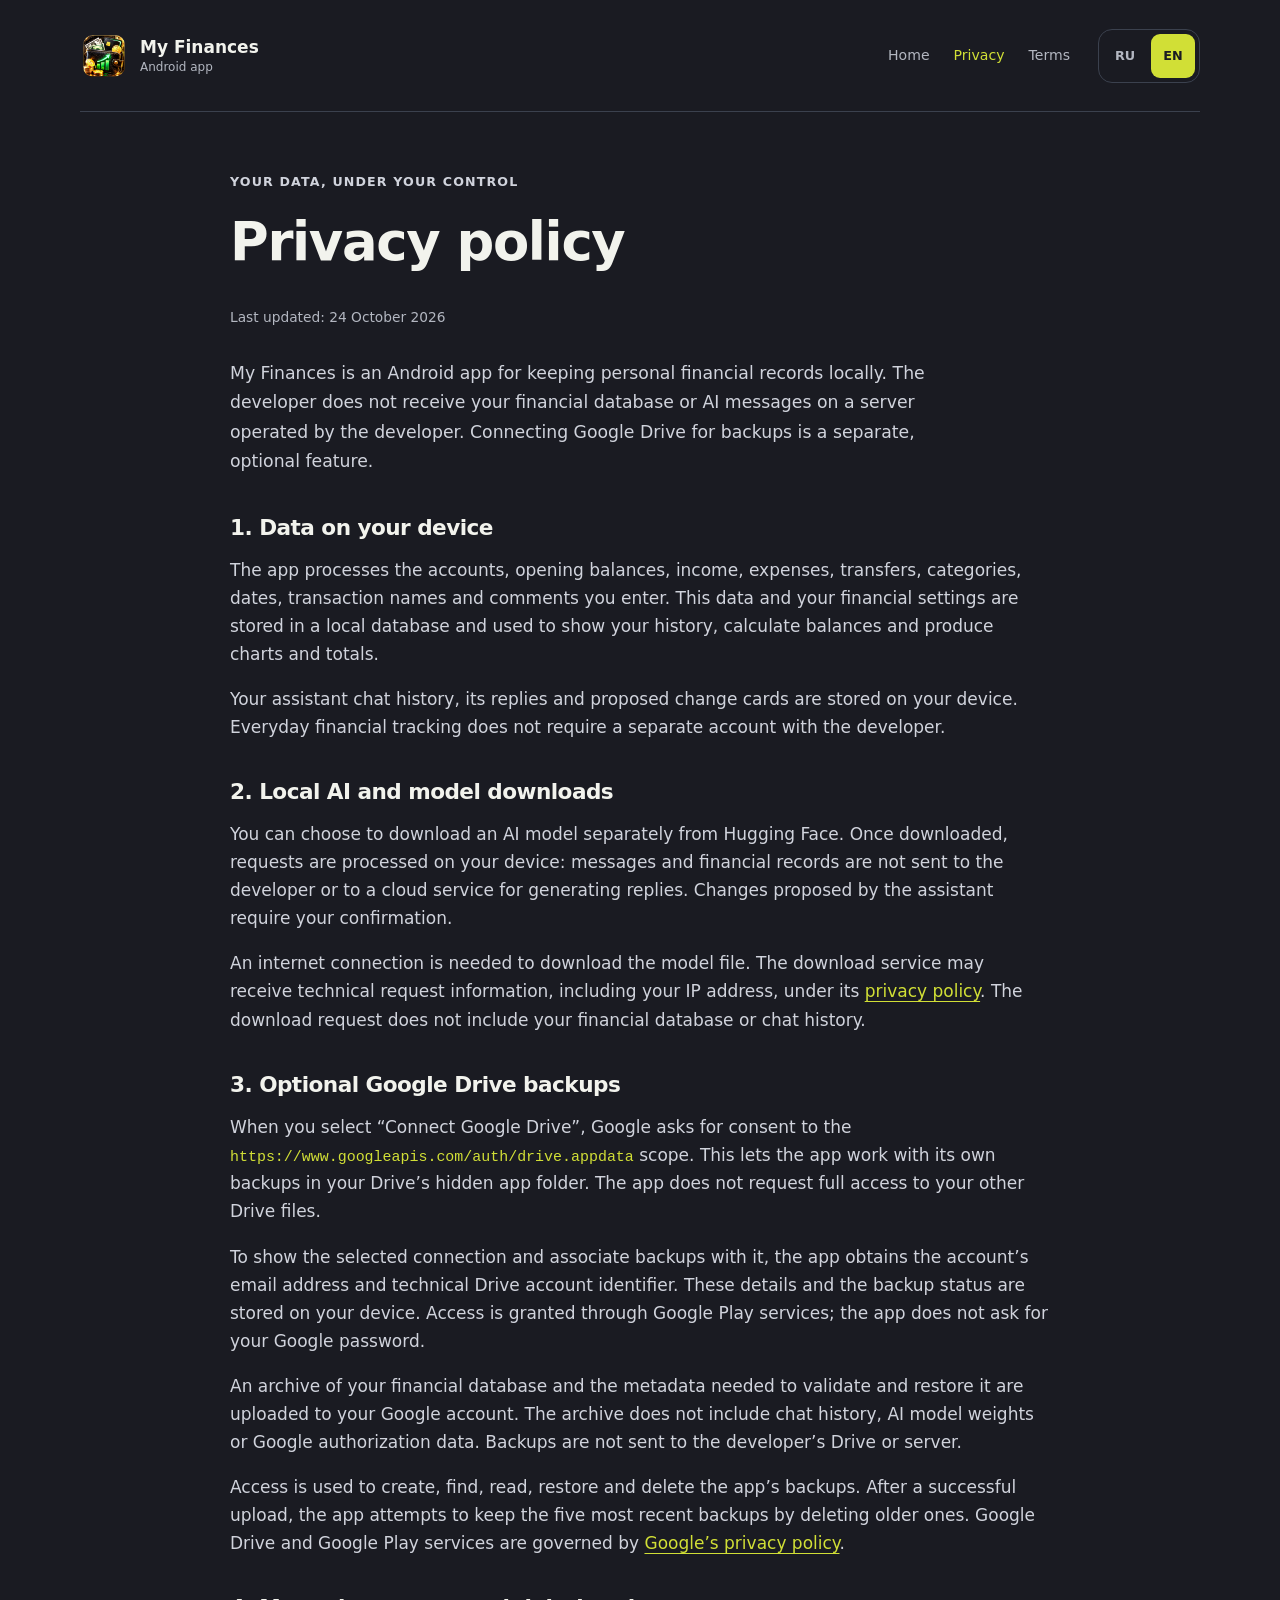
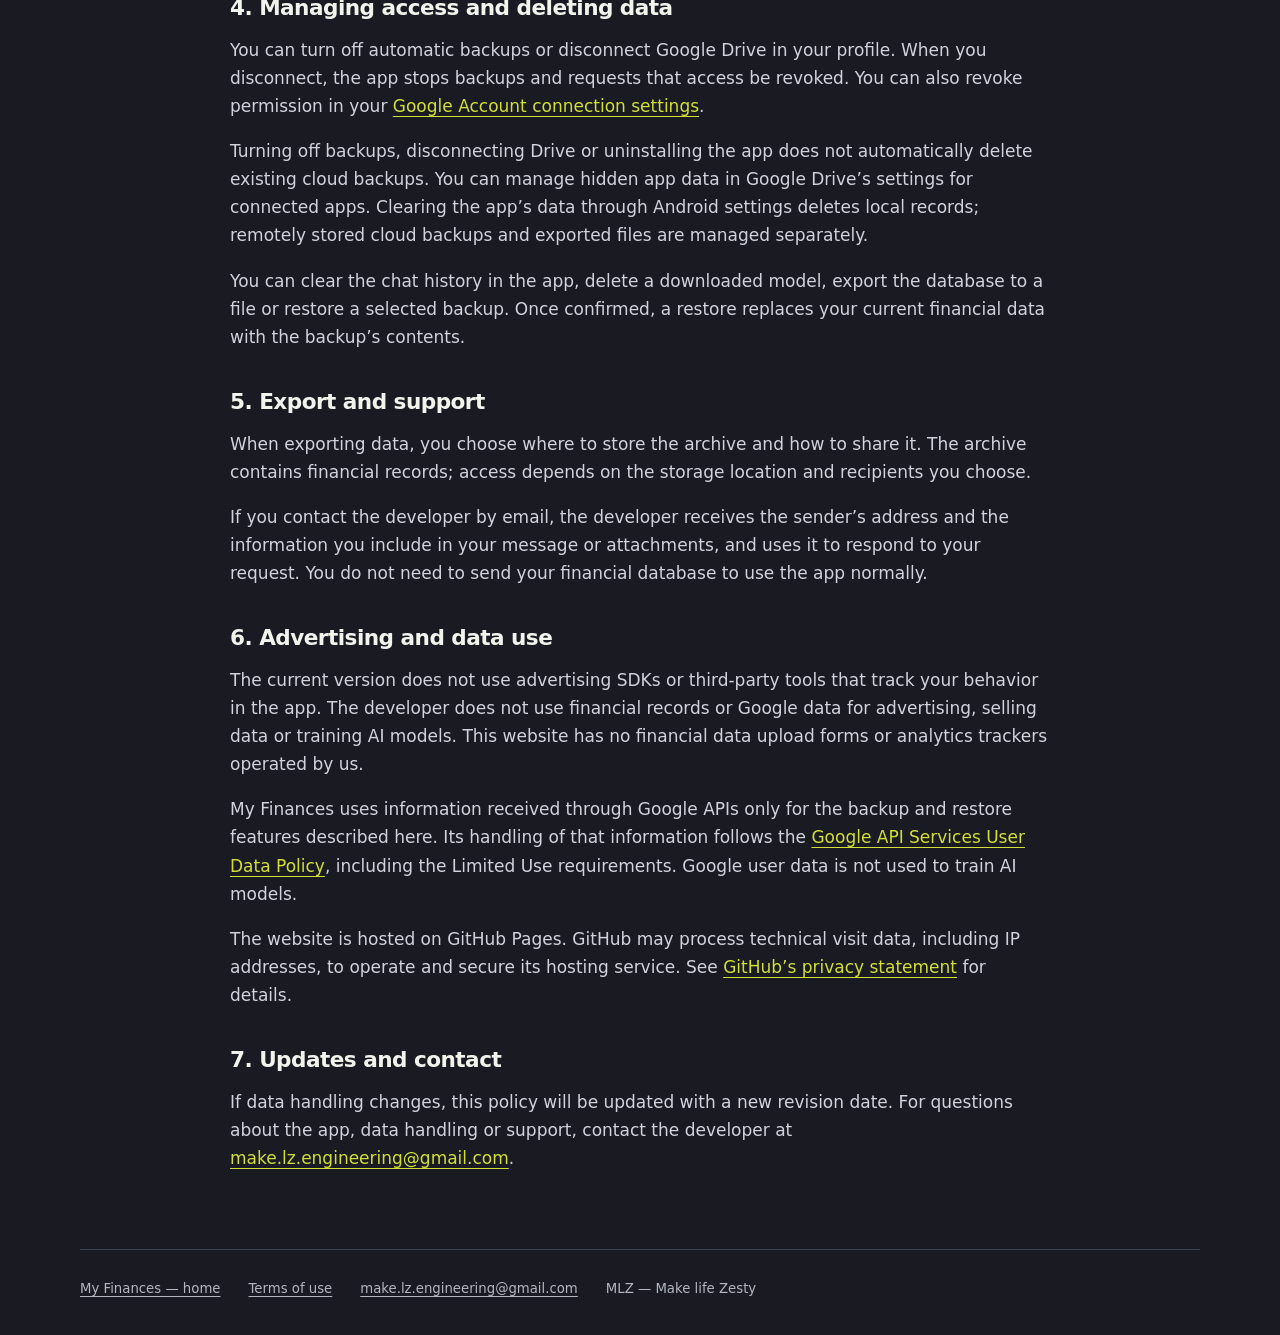
<file: en/privacy.html>
<!doctype html>
<html lang="en">
<head>
  <meta charset="utf-8">
  <meta name="viewport" content="width=device-width, initial-scale=1">
  <meta name="theme-color" content="#1a1b22">
  <meta name="description" content="My Finances privacy policy: a local database, local AI and optional backups to your own Google Drive.">
  <title>Privacy policy — My Finances</title>
  <link rel="icon" href="../assets/app-icon.png" type="image/png">
  <link rel="stylesheet" href="../styles.css">
  <link rel="alternate" hreflang="ru" href="https://makelzengineering-hash.github.io/privacy.html">
  <link rel="alternate" hreflang="en" href="https://makelzengineering-hash.github.io/en/privacy.html">
</head>
<body>
  <a class="skip-link" href="#main">Skip to content</a>
  <header class="site-header wrap">
    <a class="brand" href="index.html"><img src="../assets/app-icon.png" width="48" height="48" alt=""><span>My Finances<small>Android app</small></span></a>
    <div class="header-actions">
      <nav aria-label="Main navigation"><a href="index.html">Home</a><a href="privacy.html" aria-current="page">Privacy</a><a href="terms.html">Terms</a></nav>
      <nav class="language-switch" aria-label="Website language">
        <a href="../privacy.html" lang="ru" hreflang="ru" aria-label="Русский">RU</a>
        <a href="privacy.html" lang="en" hreflang="en" aria-label="English" aria-current="page">EN</a>
      </nav>
    </div>
  </header>
  <main id="main" class="document wrap">
    <p class="eyebrow">Your data, under your control</p>
    <h1>Privacy policy</h1>
    <p class="updated">Last updated: 24 October 2026</p>
    <p class="lead">My Finances is an Android app for keeping personal financial records locally. The developer does not receive your financial database or AI messages on a server operated by the developer. Connecting Google Drive for backups is a separate, optional feature.</p>
    <section><h2>1. Data on your device</h2><p>The app processes the accounts, opening balances, income, expenses, transfers, categories, dates, transaction names and comments you enter. This data and your financial settings are stored in a local database and used to show your history, calculate balances and produce charts and totals.</p><p>Your assistant chat history, its replies and proposed change cards are stored on your device. Everyday financial tracking does not require a separate account with the developer.</p></section>
    <section><h2>2. Local AI and model downloads</h2><p>You can choose to download an AI model separately from Hugging Face. Once downloaded, requests are processed on your device: messages and financial records are not sent to the developer or to a cloud service for generating replies. Changes proposed by the assistant require your confirmation.</p><p>An internet connection is needed to download the model file. The download service may receive technical request information, including your IP address, under its <a href="https://huggingface.co/privacy">privacy policy</a>. The download request does not include your financial database or chat history.</p></section>
    <section><h2>3. Optional Google Drive backups</h2><p>When you select “Connect Google Drive”, Google asks for consent to the <code>https://www.googleapis.com/auth/drive.appdata</code> scope. This lets the app work with its own backups in your Drive’s hidden app folder. The app does not request full access to your other Drive files.</p><p>To show the selected connection and associate backups with it, the app obtains the account’s email address and technical Drive account identifier. These details and the backup status are stored on your device. Access is granted through Google Play services; the app does not ask for your Google password.</p><p>An archive of your financial database and the metadata needed to validate and restore it are uploaded to your Google account. The archive does not include chat history, AI model weights or Google authorization data. Backups are not sent to the developer’s Drive or server.</p><p>Access is used to create, find, read, restore and delete the app’s backups. After a successful upload, the app attempts to keep the five most recent backups by deleting older ones. Google Drive and Google Play services are governed by <a href="https://policies.google.com/privacy">Google’s privacy policy</a>.</p></section>
    <section><h2>4. Managing access and deleting data</h2><p>You can turn off automatic backups or disconnect Google Drive in your profile. When you disconnect, the app stops backups and requests that access be revoked. You can also revoke permission in your <a href="https://myaccount.google.com/connections">Google Account connection settings</a>.</p><p>Turning off backups, disconnecting Drive or uninstalling the app does not automatically delete existing cloud backups. You can manage hidden app data in Google Drive’s settings for connected apps. Clearing the app’s data through Android settings deletes local records; remotely stored cloud backups and exported files are managed separately.</p><p>You can clear the chat history in the app, delete a downloaded model, export the database to a file or restore a selected backup. Once confirmed, a restore replaces your current financial data with the backup’s contents.</p></section>
    <section><h2>5. Export and support</h2><p>When exporting data, you choose where to store the archive and how to share it. The archive contains financial records; access depends on the storage location and recipients you choose.</p><p>If you contact the developer by email, the developer receives the sender’s address and the information you include in your message or attachments, and uses it to respond to your request. You do not need to send your financial database to use the app normally.</p></section>
    <section><h2>6. Advertising and data use</h2><p>The current version does not use advertising SDKs or third-party tools that track your behavior in the app. The developer does not use financial records or Google data for advertising, selling data or training AI models. This website has no financial data upload forms or analytics trackers operated by us.</p><p>My Finances uses information received through Google APIs only for the backup and restore features described here. Its handling of that information follows the <a href="https://developers.google.com/terms/api-services-user-data-policy">Google API Services User Data Policy</a>, including the Limited Use requirements. Google user data is not used to train AI models.</p><p>The website is hosted on GitHub Pages. GitHub may process technical visit data, including IP addresses, to operate and secure its hosting service. See <a href="https://docs.github.com/en/site-policy/privacy-policies/github-general-privacy-statement">GitHub’s privacy statement</a> for details.</p></section>
    <section><h2>7. Updates and contact</h2><p>If data handling changes, this policy will be updated with a new revision date. For questions about the app, data handling or support, contact the developer at <a href="mailto:make.lz.engineering@gmail.com">make.lz.engineering@gmail.com</a>.</p></section>
  </main>
  <footer class="site-footer wrap"><a href="index.html">My Finances — home</a><a href="terms.html">Terms of use</a><a href="mailto:make.lz.engineering@gmail.com">make.lz.engineering@gmail.com</a><p>MLZ — Make life Zesty</p></footer>
</body>
</html>
</file>
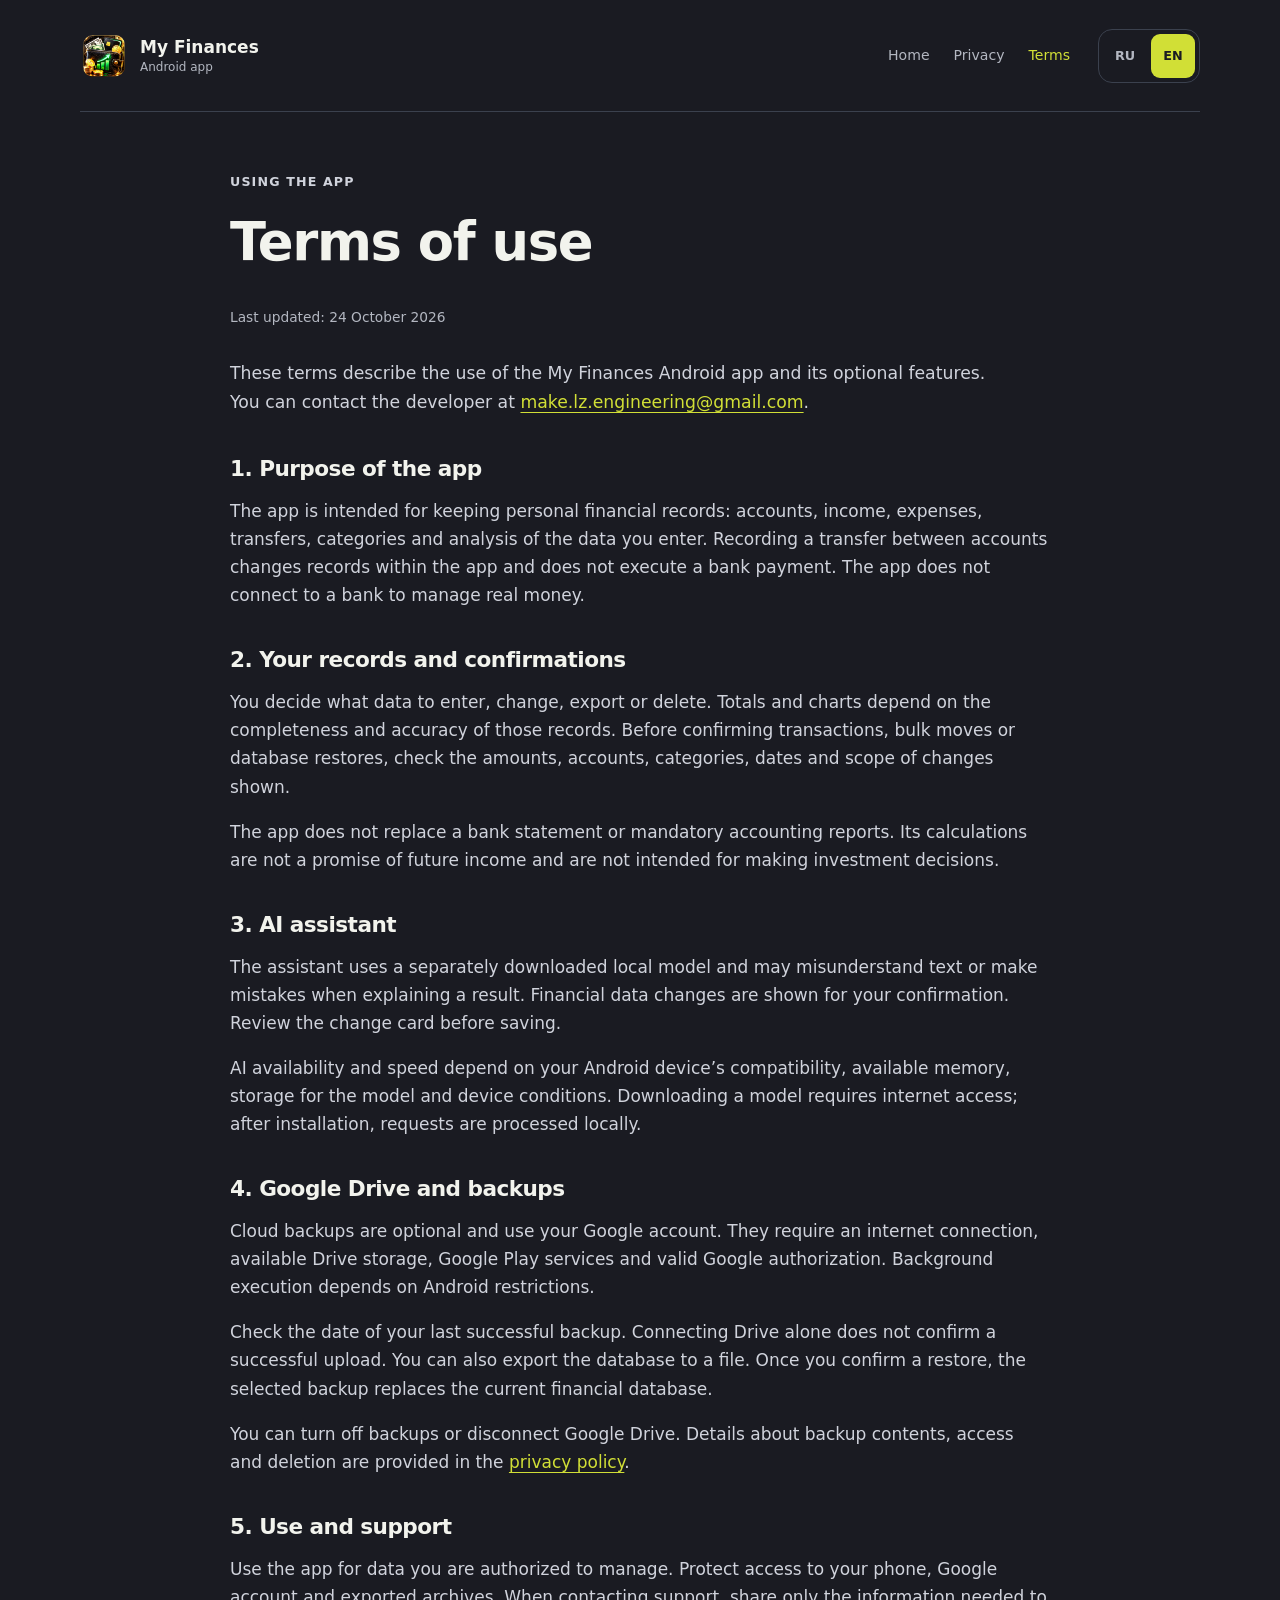
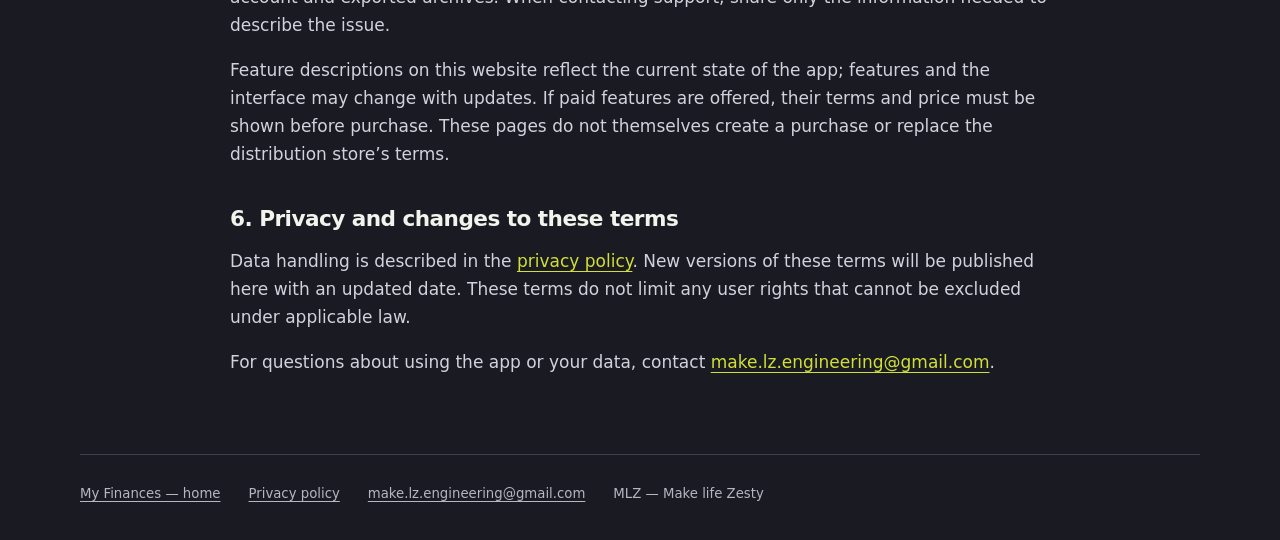
<file: en/terms.html>
<!doctype html>
<html lang="en">
<head>
  <meta charset="utf-8">
  <meta name="viewport" content="width=device-width, initial-scale=1">
  <meta name="theme-color" content="#1a1b22">
  <meta name="description" content="My Finances terms of use: local financial records, confirmation of changes, backups and AI features.">
  <title>Terms of use — My Finances</title>
  <link rel="icon" href="../assets/app-icon.png" type="image/png">
  <link rel="stylesheet" href="../styles.css">
  <link rel="alternate" hreflang="ru" href="https://makelzengineering-hash.github.io/terms.html">
  <link rel="alternate" hreflang="en" href="https://makelzengineering-hash.github.io/en/terms.html">
</head>
<body>
  <a class="skip-link" href="#main">Skip to content</a>
  <header class="site-header wrap">
    <a class="brand" href="index.html"><img src="../assets/app-icon.png" width="48" height="48" alt=""><span>My Finances<small>Android app</small></span></a>
    <div class="header-actions">
      <nav aria-label="Main navigation"><a href="index.html">Home</a><a href="privacy.html">Privacy</a><a href="terms.html" aria-current="page">Terms</a></nav>
      <nav class="language-switch" aria-label="Website language">
        <a href="../terms.html" lang="ru" hreflang="ru" aria-label="Русский">RU</a>
        <a href="terms.html" lang="en" hreflang="en" aria-label="English" aria-current="page">EN</a>
      </nav>
    </div>
  </header>
  <main id="main" class="document wrap">
    <p class="eyebrow">Using the app</p>
    <h1>Terms of use</h1>
    <p class="updated">Last updated: 24 October 2026</p>
    <p class="lead">These terms describe the use of the My Finances Android app and its optional features. You can contact the developer at <a href="mailto:make.lz.engineering@gmail.com">make.lz.engineering@gmail.com</a>.</p>
    <section><h2>1. Purpose of the app</h2><p>The app is intended for keeping personal financial records: accounts, income, expenses, transfers, categories and analysis of the data you enter. Recording a transfer between accounts changes records within the app and does not execute a bank payment. The app does not connect to a bank to manage real money.</p></section>
    <section><h2>2. Your records and confirmations</h2><p>You decide what data to enter, change, export or delete. Totals and charts depend on the completeness and accuracy of those records. Before confirming transactions, bulk moves or database restores, check the amounts, accounts, categories, dates and scope of changes shown.</p><p>The app does not replace a bank statement or mandatory accounting reports. Its calculations are not a promise of future income and are not intended for making investment decisions.</p></section>
    <section><h2>3. AI assistant</h2><p>The assistant uses a separately downloaded local model and may misunderstand text or make mistakes when explaining a result. Financial data changes are shown for your confirmation. Review the change card before saving.</p><p>AI availability and speed depend on your Android device’s compatibility, available memory, storage for the model and device conditions. Downloading a model requires internet access; after installation, requests are processed locally.</p></section>
    <section><h2>4. Google Drive and backups</h2><p>Cloud backups are optional and use your Google account. They require an internet connection, available Drive storage, Google Play services and valid Google authorization. Background execution depends on Android restrictions.</p><p>Check the date of your last successful backup. Connecting Drive alone does not confirm a successful upload. You can also export the database to a file. Once you confirm a restore, the selected backup replaces the current financial database.</p><p>You can turn off backups or disconnect Google Drive. Details about backup contents, access and deletion are provided in the <a href="privacy.html">privacy policy</a>.</p></section>
    <section><h2>5. Use and support</h2><p>Use the app for data you are authorized to manage. Protect access to your phone, Google account and exported archives. When contacting support, share only the information needed to describe the issue.</p><p>Feature descriptions on this website reflect the current state of the app; features and the interface may change with updates. If paid features are offered, their terms and price must be shown before purchase. These pages do not themselves create a purchase or replace the distribution store’s terms.</p></section>
    <section><h2>6. Privacy and changes to these terms</h2><p>Data handling is described in the <a href="privacy.html">privacy policy</a>. New versions of these terms will be published here with an updated date. These terms do not limit any user rights that cannot be excluded under applicable law.</p><p>For questions about using the app or your data, contact <a href="mailto:make.lz.engineering@gmail.com">make.lz.engineering@gmail.com</a>.</p></section>
  </main>
  <footer class="site-footer wrap"><a href="index.html">My Finances — home</a><a href="privacy.html">Privacy policy</a><a href="mailto:make.lz.engineering@gmail.com">make.lz.engineering@gmail.com</a><p>MLZ — Make life Zesty</p></footer>
</body>
</html>
</file>
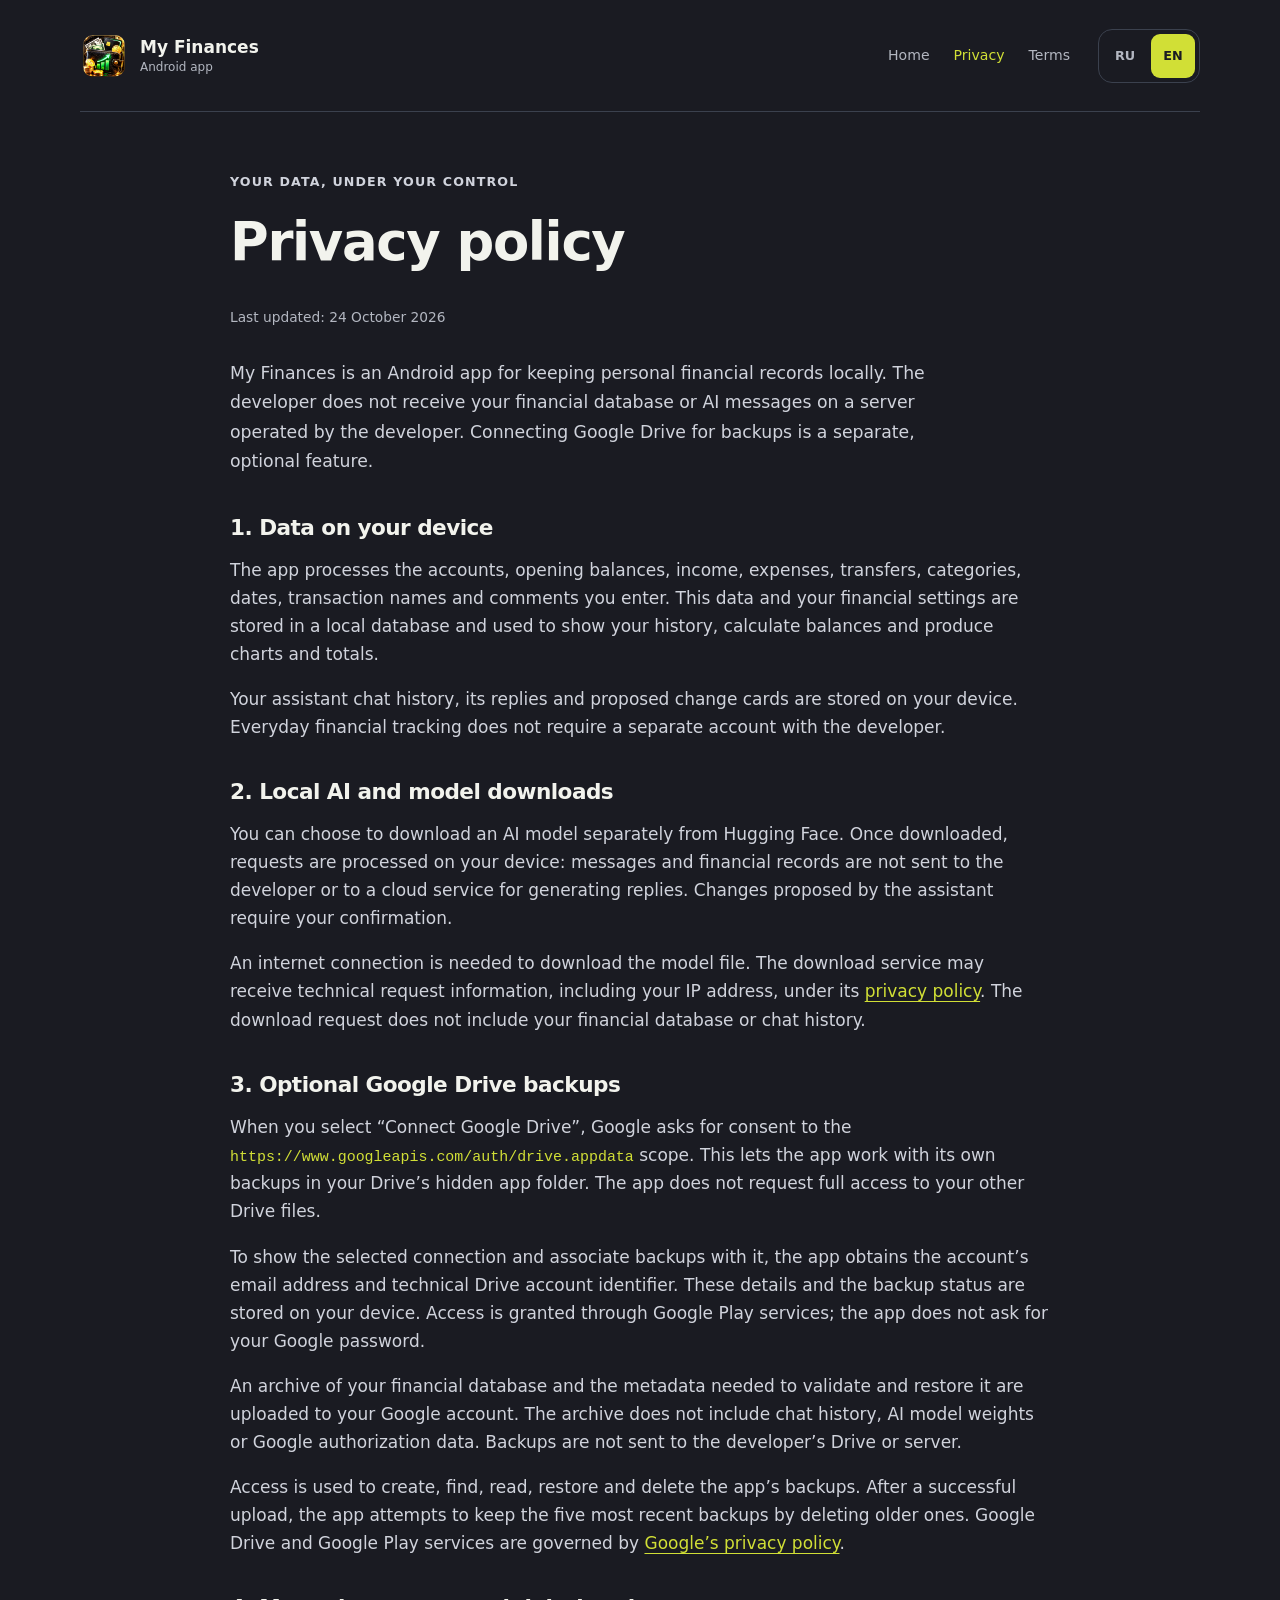
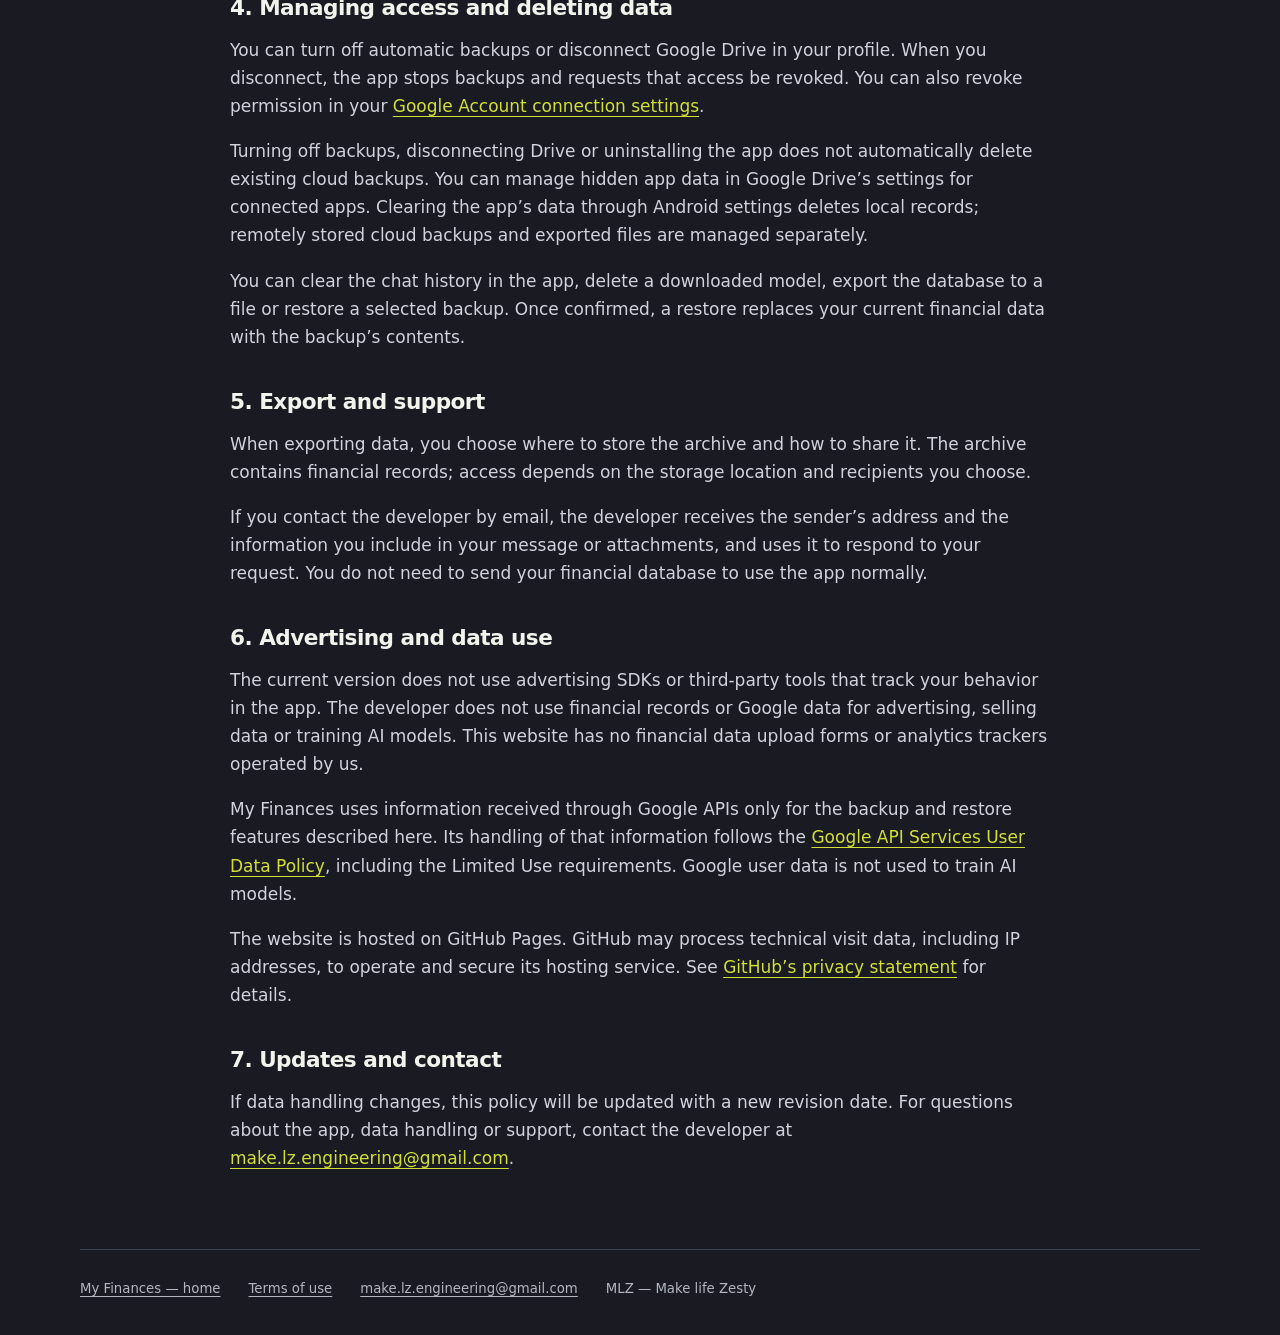
<file: myfinance/privacy.html>
<!doctype html>
<html lang="en">
<head>
  <meta charset="utf-8">
  <meta name="viewport" content="width=device-width, initial-scale=1">
  <meta name="theme-color" content="#1a1b22">
  <meta name="description" content="My Finances privacy policy: a local database, local AI and optional backups to your own Google Drive.">
  <title>Privacy policy — My Finances</title>
  <link rel="icon" href="assets/app-icon.png" type="image/png">
  <link rel="stylesheet" href="styles.css">
  <link rel="canonical" href="https://mlzengineering.com/myfinance/privacy.html">
  <link rel="alternate" hreflang="ru" href="https://mlzengineering.com/myfinance/ru/privacy.html">
  <link rel="alternate" hreflang="en" href="https://mlzengineering.com/myfinance/privacy.html">
  <link rel="alternate" hreflang="x-default" href="https://mlzengineering.com/myfinance/privacy.html">
</head>
<body>
  <a class="skip-link" href="#main">Skip to content</a>
  <header class="site-header wrap">
    <a class="brand" href="index.html"><img src="assets/app-icon.png" width="48" height="48" alt=""><span>My Finances<small>Android app</small></span></a>
    <div class="header-actions">
      <nav aria-label="Main navigation"><a href="index.html">Home</a><a href="privacy.html" aria-current="page">Privacy</a><a href="terms.html">Terms</a></nav>
      <nav class="language-switch" aria-label="Website language">
        <a href="ru/privacy.html" lang="ru" hreflang="ru" aria-label="Русский">RU</a>
        <a href="privacy.html" lang="en" hreflang="en" aria-label="English" aria-current="page">EN</a>
      </nav>
    </div>
  </header>
  <main id="main" class="document wrap">
    <p class="eyebrow">Your data, under your control</p>
    <h1>Privacy policy</h1>
    <p class="updated">Last updated: 24 October 2026</p>
    <p class="lead">My Finances is an Android app for keeping personal financial records locally. The developer does not receive your financial database or AI messages on a server operated by the developer. Connecting Google Drive for backups is a separate, optional feature.</p>
    <section><h2>1. Data on your device</h2><p>The app processes the accounts, opening balances, income, expenses, transfers, categories, dates, transaction names and comments you enter. This data and your financial settings are stored in a local database and used to show your history, calculate balances and produce charts and totals.</p><p>Your assistant chat history, its replies and proposed change cards are stored on your device. Everyday financial tracking does not require a separate account with the developer.</p></section>
    <section><h2>2. Local AI and model downloads</h2><p>You can choose to download an AI model separately from Hugging Face. Once downloaded, requests are processed on your device: messages and financial records are not sent to the developer or to a cloud service for generating replies. Changes proposed by the assistant require your confirmation.</p><p>An internet connection is needed to download the model file. The download service may receive technical request information, including your IP address, under its <a href="https://huggingface.co/privacy">privacy policy</a>. The download request does not include your financial database or chat history.</p></section>
    <section><h2>3. Optional Google Drive backups</h2><p>When you select “Connect Google Drive”, Google asks for consent to the <code>https://www.googleapis.com/auth/drive.appdata</code> scope. This lets the app work with its own backups in your Drive’s hidden app folder. The app does not request full access to your other Drive files.</p><p>To show the selected connection and associate backups with it, the app obtains the account’s email address and technical Drive account identifier. These details and the backup status are stored on your device. Access is granted through Google Play services; the app does not ask for your Google password.</p><p>An archive of your financial database and the metadata needed to validate and restore it are uploaded to your Google account. The archive does not include chat history, AI model weights or Google authorization data. Backups are not sent to the developer’s Drive or server.</p><p>Access is used to create, find, read, restore and delete the app’s backups. After a successful upload, the app attempts to keep the five most recent backups by deleting older ones. Google Drive and Google Play services are governed by <a href="https://policies.google.com/privacy">Google’s privacy policy</a>.</p></section>
    <section><h2>4. Managing access and deleting data</h2><p>You can turn off automatic backups or disconnect Google Drive in your profile. When you disconnect, the app stops backups and requests that access be revoked. You can also revoke permission in your <a href="https://myaccount.google.com/connections">Google Account connection settings</a>.</p><p>Turning off backups, disconnecting Drive or uninstalling the app does not automatically delete existing cloud backups. You can manage hidden app data in Google Drive’s settings for connected apps. Clearing the app’s data through Android settings deletes local records; remotely stored cloud backups and exported files are managed separately.</p><p>You can clear the chat history in the app, delete a downloaded model, export the database to a file or restore a selected backup. Once confirmed, a restore replaces your current financial data with the backup’s contents.</p></section>
    <section><h2>5. Export and support</h2><p>When exporting data, you choose where to store the archive and how to share it. The archive contains financial records; access depends on the storage location and recipients you choose.</p><p>If you contact the developer by email, the developer receives the sender’s address and the information you include in your message or attachments, and uses it to respond to your request. You do not need to send your financial database to use the app normally.</p></section>
    <section><h2>6. Advertising and data use</h2><p>The current version does not use advertising SDKs or third-party tools that track your behavior in the app. The developer does not use financial records or Google data for advertising, selling data or training AI models. This website has no financial data upload forms or analytics trackers operated by us.</p><p>My Finances uses information received through Google APIs only for the backup and restore features described here. Its handling of that information follows the <a href="https://developers.google.com/terms/api-services-user-data-policy">Google API Services User Data Policy</a>, including the Limited Use requirements. Google user data is not used to train AI models.</p><p>The website is hosted on GitHub Pages. GitHub may process technical visit data, including IP addresses, to operate and secure its hosting service. See <a href="https://docs.github.com/en/site-policy/privacy-policies/github-general-privacy-statement">GitHub’s privacy statement</a> for details.</p></section>
    <section><h2>7. Updates and contact</h2><p>If data handling changes, this policy will be updated with a new revision date. For questions about the app, data handling or support, contact the developer at <a href="mailto:make.lz.engineering@gmail.com">make.lz.engineering@gmail.com</a>.</p></section>
  </main>
  <footer class="site-footer wrap"><a href="index.html">My Finances — home</a><a href="terms.html">Terms of use</a><a href="mailto:make.lz.engineering@gmail.com">make.lz.engineering@gmail.com</a><p>MLZ — Make life Zesty</p></footer>
</body>
</html>
</file>
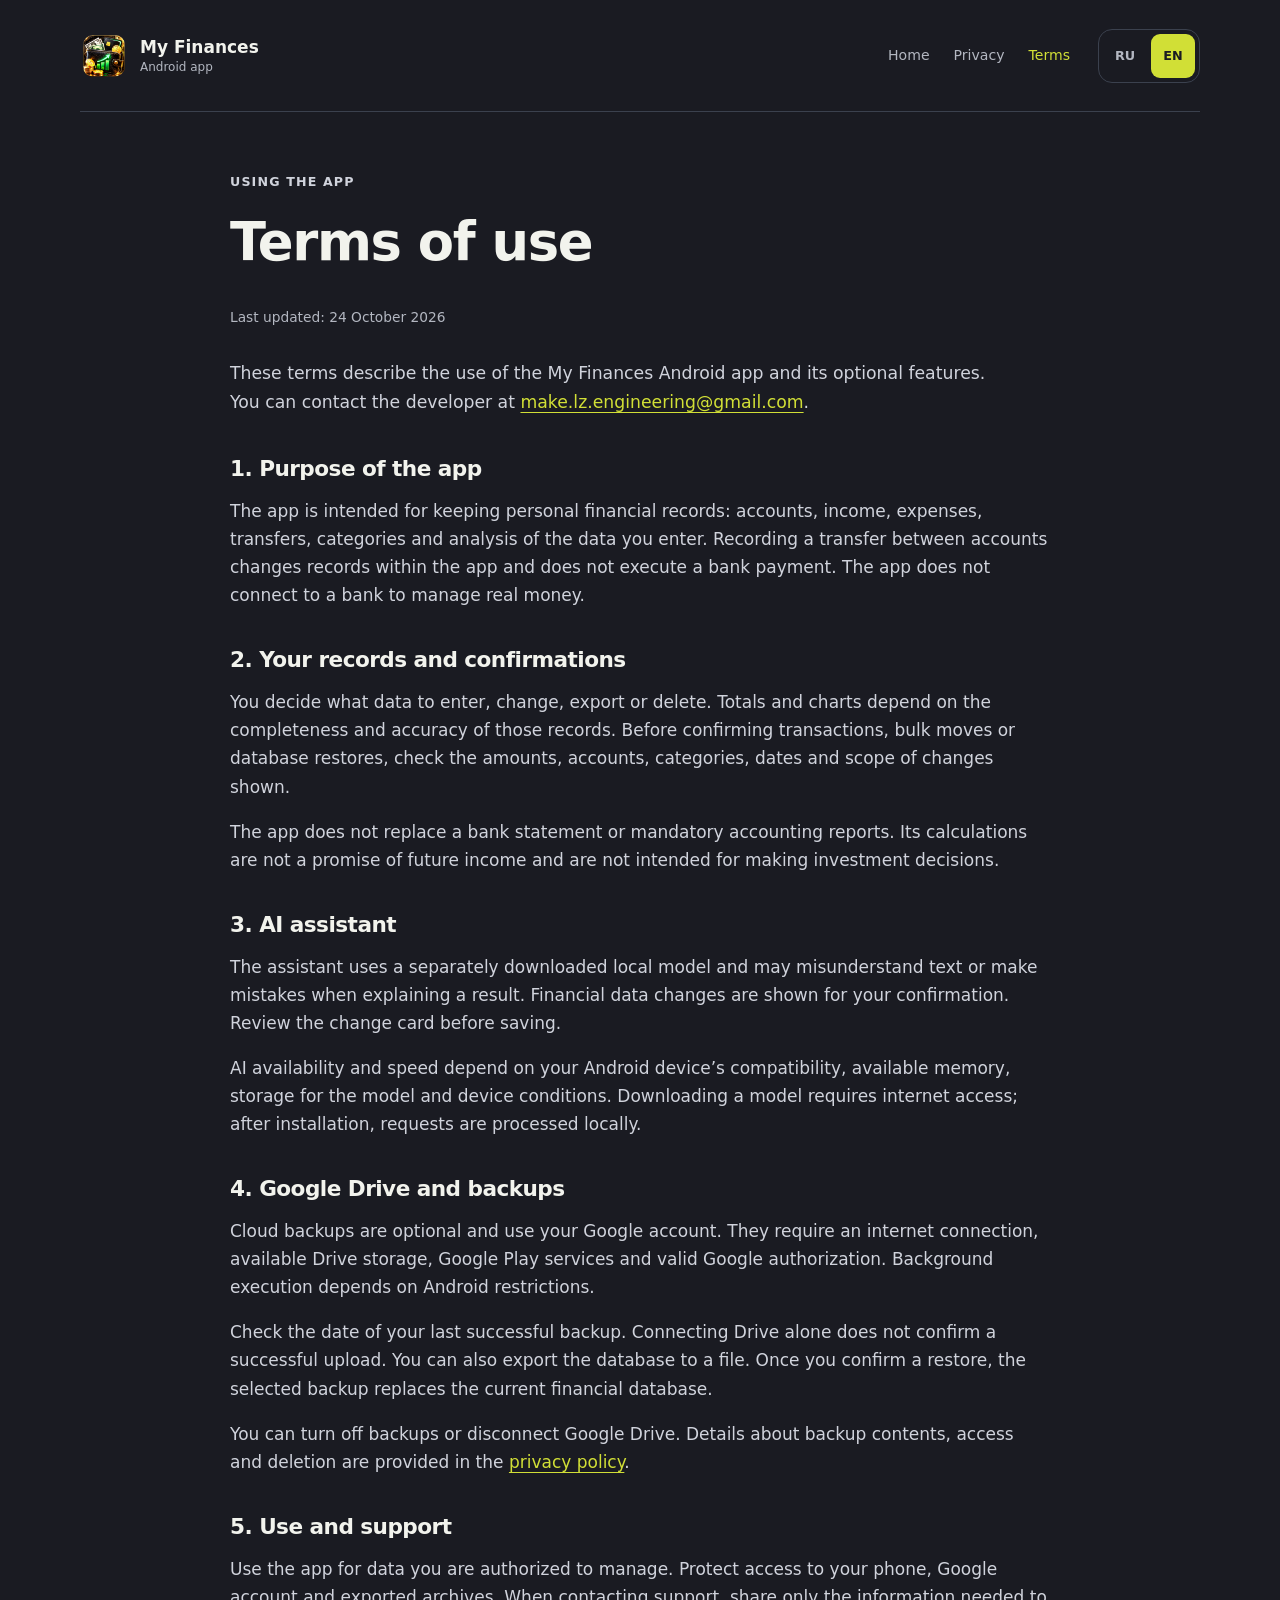
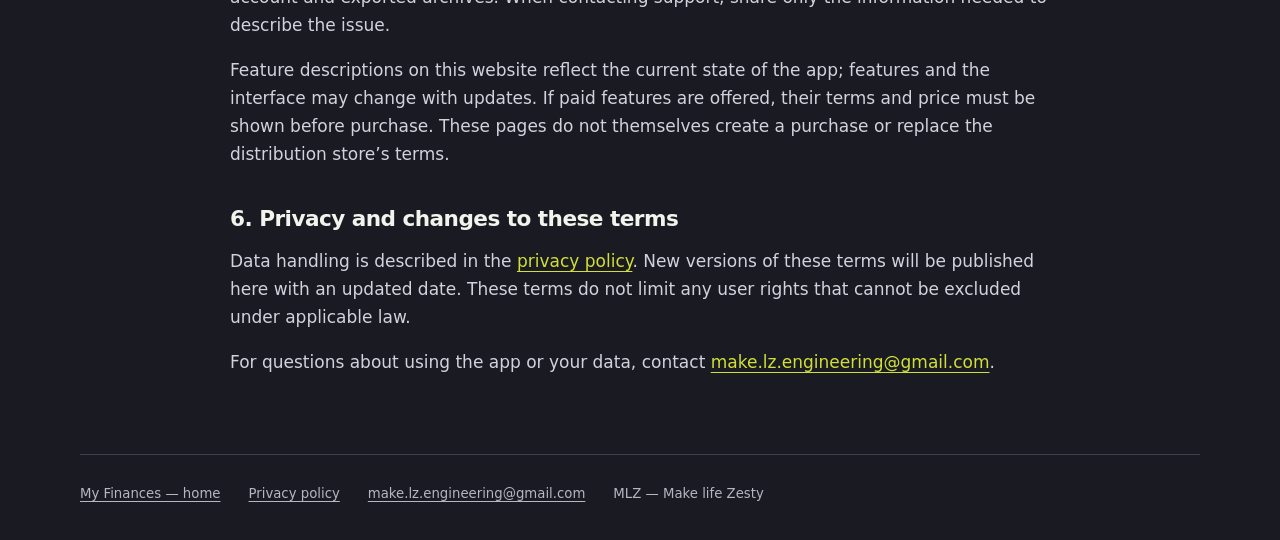
<file: myfinance/terms.html>
<!doctype html>
<html lang="en">
<head>
  <meta charset="utf-8">
  <meta name="viewport" content="width=device-width, initial-scale=1">
  <meta name="theme-color" content="#1a1b22">
  <meta name="description" content="My Finances terms of use: local financial records, confirmation of changes, backups and AI features.">
  <title>Terms of use — My Finances</title>
  <link rel="icon" href="assets/app-icon.png" type="image/png">
  <link rel="stylesheet" href="styles.css">
  <link rel="canonical" href="https://mlzengineering.com/myfinance/terms.html">
  <link rel="alternate" hreflang="ru" href="https://mlzengineering.com/myfinance/ru/terms.html">
  <link rel="alternate" hreflang="en" href="https://mlzengineering.com/myfinance/terms.html">
  <link rel="alternate" hreflang="x-default" href="https://mlzengineering.com/myfinance/terms.html">
</head>
<body>
  <a class="skip-link" href="#main">Skip to content</a>
  <header class="site-header wrap">
    <a class="brand" href="index.html"><img src="assets/app-icon.png" width="48" height="48" alt=""><span>My Finances<small>Android app</small></span></a>
    <div class="header-actions">
      <nav aria-label="Main navigation"><a href="index.html">Home</a><a href="privacy.html">Privacy</a><a href="terms.html" aria-current="page">Terms</a></nav>
      <nav class="language-switch" aria-label="Website language">
        <a href="ru/terms.html" lang="ru" hreflang="ru" aria-label="Русский">RU</a>
        <a href="terms.html" lang="en" hreflang="en" aria-label="English" aria-current="page">EN</a>
      </nav>
    </div>
  </header>
  <main id="main" class="document wrap">
    <p class="eyebrow">Using the app</p>
    <h1>Terms of use</h1>
    <p class="updated">Last updated: 24 October 2026</p>
    <p class="lead">These terms describe the use of the My Finances Android app and its optional features. You can contact the developer at <a href="mailto:make.lz.engineering@gmail.com">make.lz.engineering@gmail.com</a>.</p>
    <section><h2>1. Purpose of the app</h2><p>The app is intended for keeping personal financial records: accounts, income, expenses, transfers, categories and analysis of the data you enter. Recording a transfer between accounts changes records within the app and does not execute a bank payment. The app does not connect to a bank to manage real money.</p></section>
    <section><h2>2. Your records and confirmations</h2><p>You decide what data to enter, change, export or delete. Totals and charts depend on the completeness and accuracy of those records. Before confirming transactions, bulk moves or database restores, check the amounts, accounts, categories, dates and scope of changes shown.</p><p>The app does not replace a bank statement or mandatory accounting reports. Its calculations are not a promise of future income and are not intended for making investment decisions.</p></section>
    <section><h2>3. AI assistant</h2><p>The assistant uses a separately downloaded local model and may misunderstand text or make mistakes when explaining a result. Financial data changes are shown for your confirmation. Review the change card before saving.</p><p>AI availability and speed depend on your Android device’s compatibility, available memory, storage for the model and device conditions. Downloading a model requires internet access; after installation, requests are processed locally.</p></section>
    <section><h2>4. Google Drive and backups</h2><p>Cloud backups are optional and use your Google account. They require an internet connection, available Drive storage, Google Play services and valid Google authorization. Background execution depends on Android restrictions.</p><p>Check the date of your last successful backup. Connecting Drive alone does not confirm a successful upload. You can also export the database to a file. Once you confirm a restore, the selected backup replaces the current financial database.</p><p>You can turn off backups or disconnect Google Drive. Details about backup contents, access and deletion are provided in the <a href="privacy.html">privacy policy</a>.</p></section>
    <section><h2>5. Use and support</h2><p>Use the app for data you are authorized to manage. Protect access to your phone, Google account and exported archives. When contacting support, share only the information needed to describe the issue.</p><p>Feature descriptions on this website reflect the current state of the app; features and the interface may change with updates. If paid features are offered, their terms and price must be shown before purchase. These pages do not themselves create a purchase or replace the distribution store’s terms.</p></section>
    <section><h2>6. Privacy and changes to these terms</h2><p>Data handling is described in the <a href="privacy.html">privacy policy</a>. New versions of these terms will be published here with an updated date. These terms do not limit any user rights that cannot be excluded under applicable law.</p><p>For questions about using the app or your data, contact <a href="mailto:make.lz.engineering@gmail.com">make.lz.engineering@gmail.com</a>.</p></section>
  </main>
  <footer class="site-footer wrap"><a href="index.html">My Finances — home</a><a href="privacy.html">Privacy policy</a><a href="mailto:make.lz.engineering@gmail.com">make.lz.engineering@gmail.com</a><p>MLZ — Make life Zesty</p></footer>
</body>
</html>
</file>
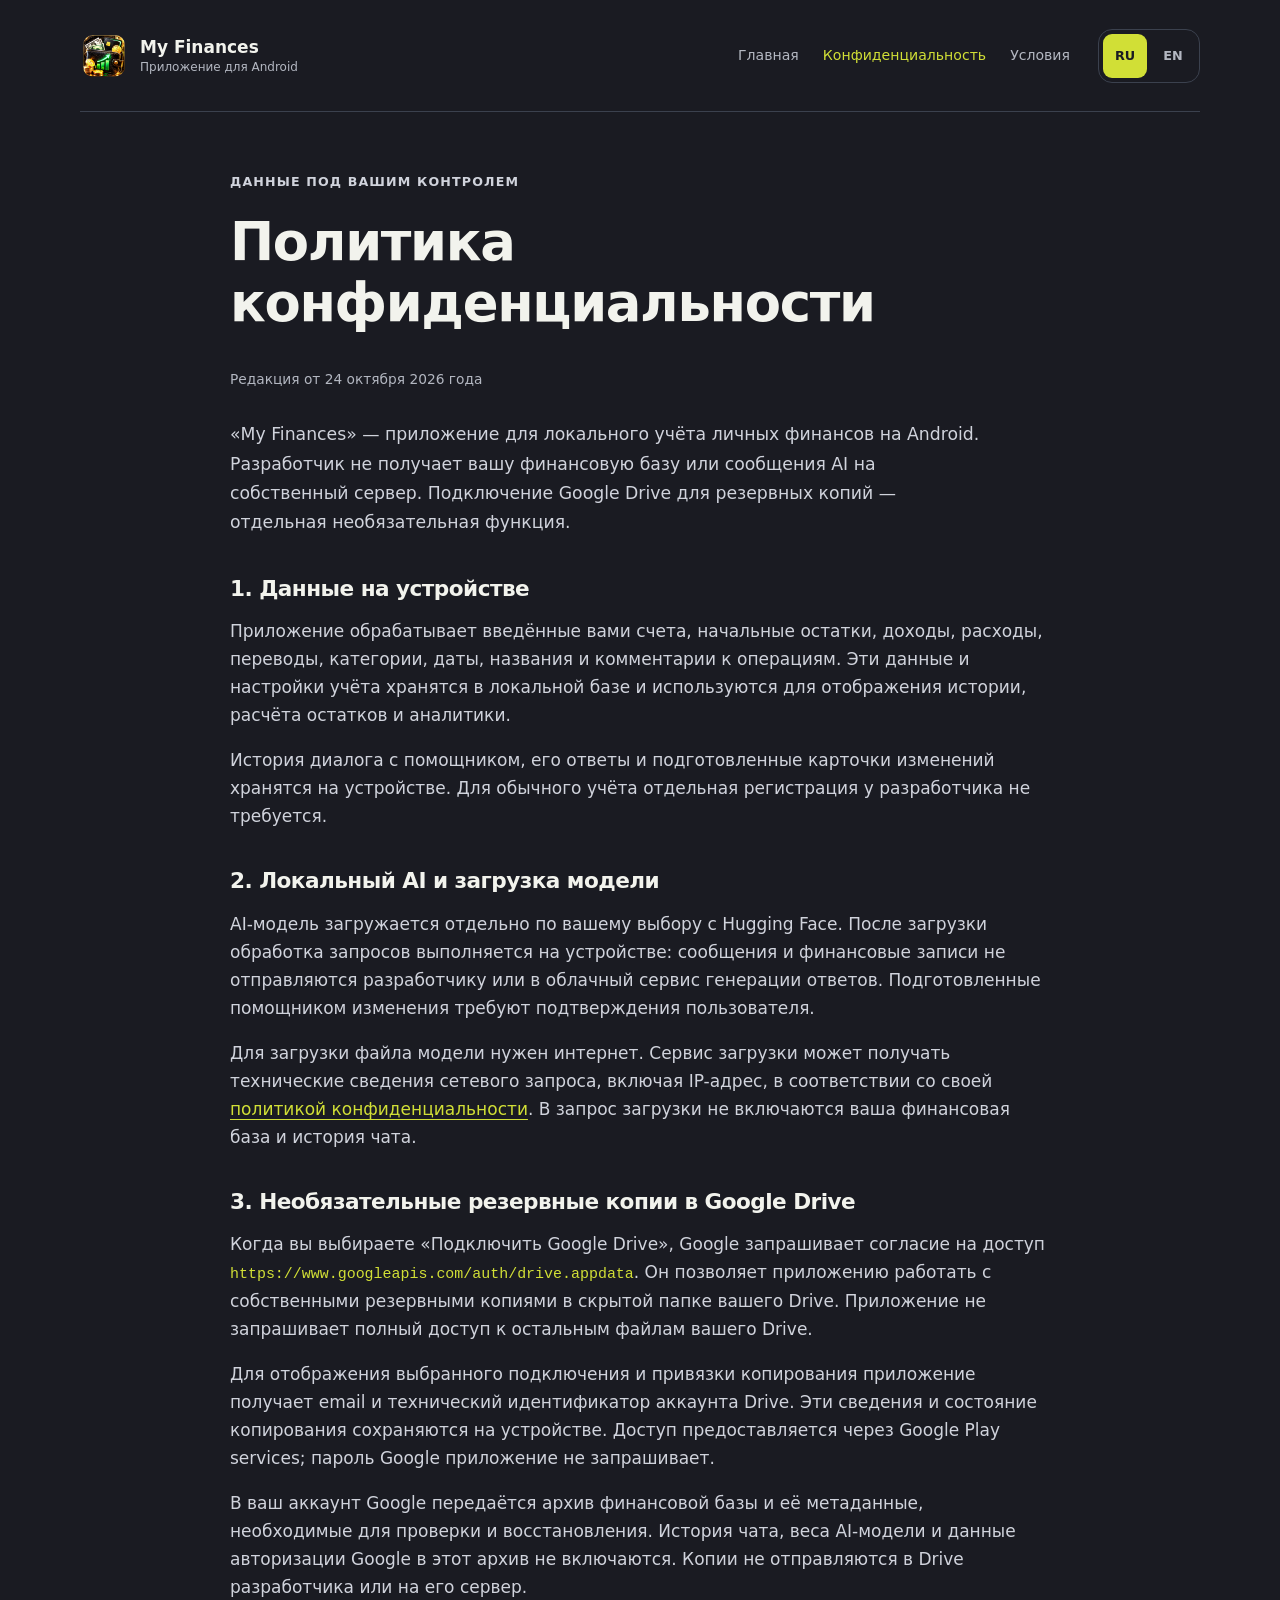
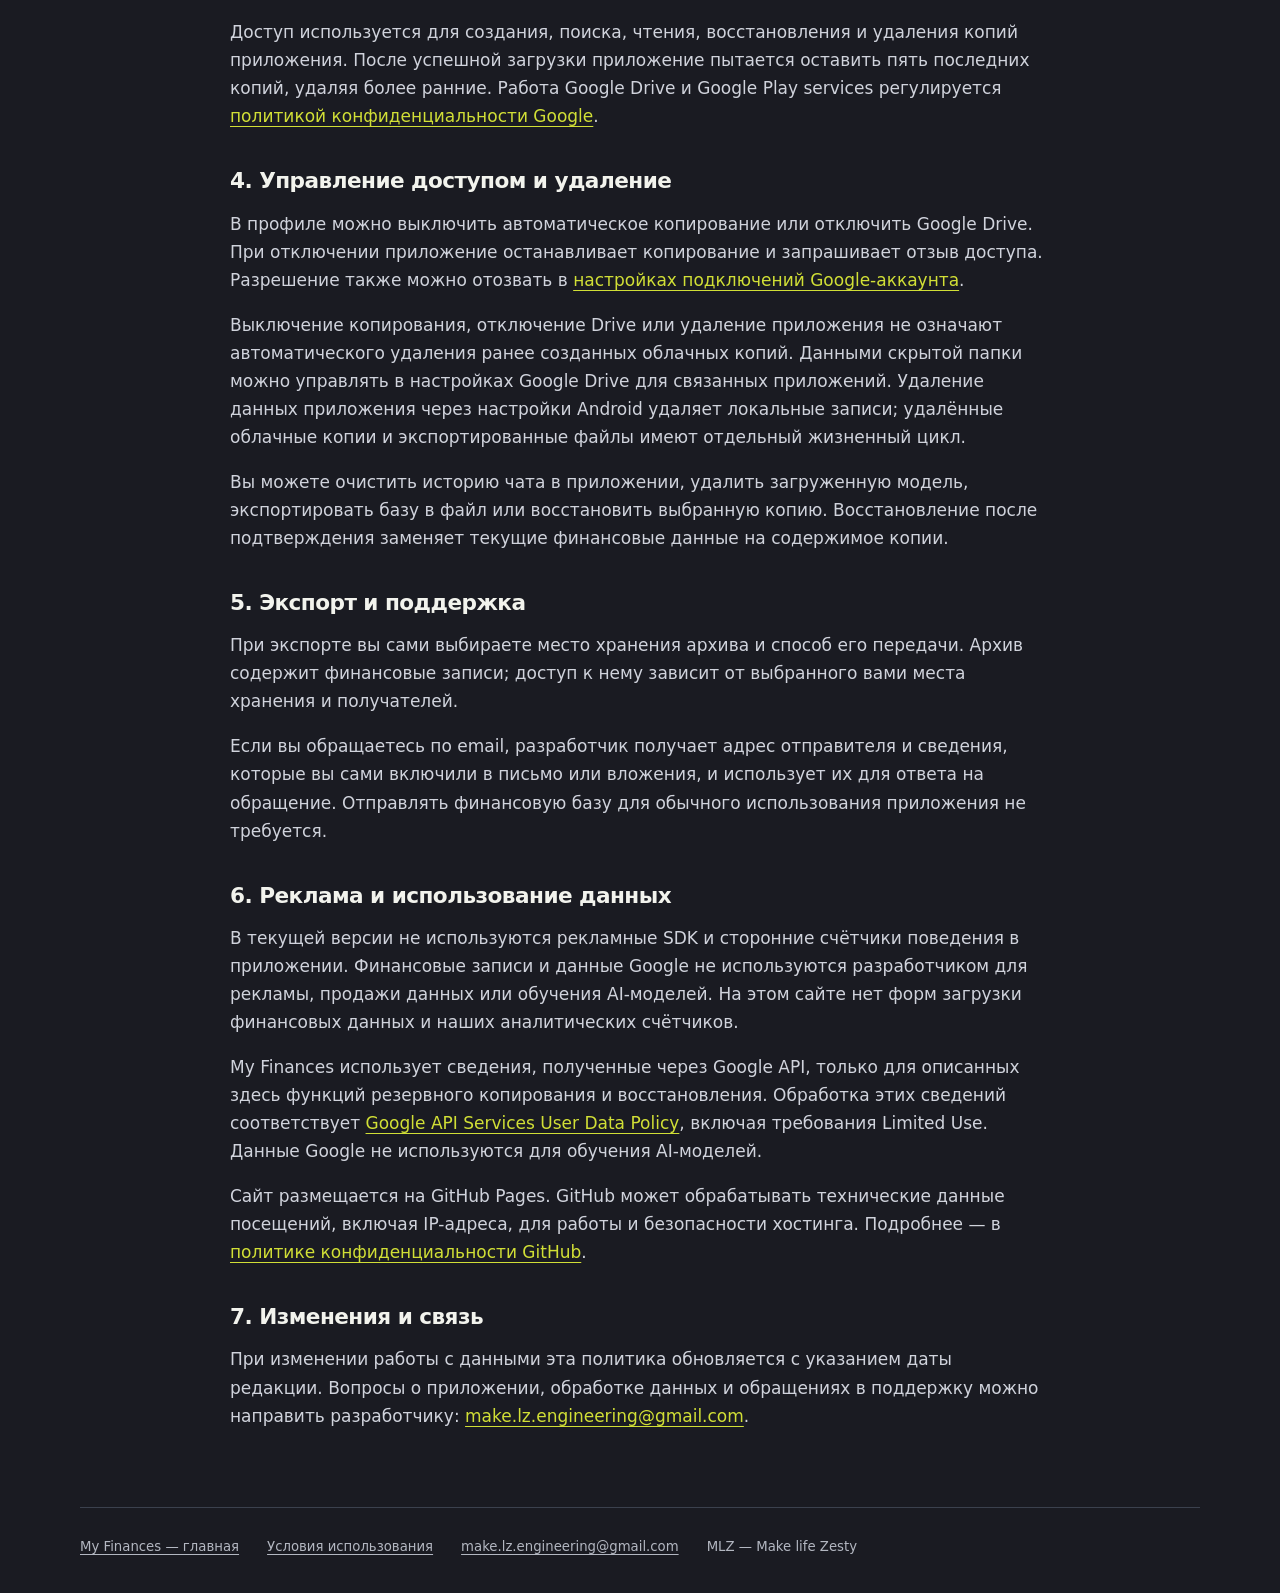
<file: myfinance/ru/privacy.html>
<!doctype html>
<html lang="ru">
<head>
  <meta charset="utf-8">
  <meta name="viewport" content="width=device-width, initial-scale=1">
  <meta name="theme-color" content="#1a1b22">
  <meta name="description" content="Политика конфиденциальности приложения «My Finances»: локальная база, локальный AI и необязательные копии в личном Google Drive.">
  <title>Политика конфиденциальности — My Finances</title>
  <link rel="icon" href="../assets/app-icon.png" type="image/png">
  <link rel="stylesheet" href="../styles.css">
  <link rel="canonical" href="https://mlzengineering.com/myfinance/ru/privacy.html">
  <link rel="alternate" hreflang="ru" href="https://mlzengineering.com/myfinance/ru/privacy.html">
  <link rel="alternate" hreflang="en" href="https://mlzengineering.com/myfinance/privacy.html">
  <link rel="alternate" hreflang="x-default" href="https://mlzengineering.com/myfinance/privacy.html">
</head>
<body>
  <a class="skip-link" href="#main">К содержимому</a>
  <header class="site-header wrap">
    <a class="brand" href="index.html"><img src="../assets/app-icon.png" width="48" height="48" alt=""><span>My Finances<small>Приложение для Android</small></span></a>
    <div class="header-actions">
      <nav aria-label="Основная навигация"><a href="index.html">Главная</a><a href="privacy.html" aria-current="page">Конфиденциальность</a><a href="terms.html">Условия</a></nav>
      <nav class="language-switch" aria-label="Язык сайта">
        <a href="privacy.html" lang="ru" hreflang="ru" aria-label="Русский" aria-current="page">RU</a>
        <a href="../privacy.html" lang="en" hreflang="en" aria-label="English">EN</a>
      </nav>
    </div>
  </header>
  <main id="main" class="document wrap">
    <p class="eyebrow">Данные под вашим контролем</p>
    <h1>Политика конфиденциальности</h1>
    <p class="updated">Редакция от 24 октября 2026 года</p>
    <p class="lead">«My Finances» — приложение для локального учёта личных финансов на Android. Разработчик не получает вашу финансовую базу или сообщения AI на собственный сервер. Подключение Google Drive для резервных копий — отдельная необязательная функция.</p>
    <section><h2>1. Данные на устройстве</h2><p>Приложение обрабатывает введённые вами счета, начальные остатки, доходы, расходы, переводы, категории, даты, названия и комментарии к операциям. Эти данные и настройки учёта хранятся в локальной базе и используются для отображения истории, расчёта остатков и аналитики.</p><p>История диалога с помощником, его ответы и подготовленные карточки изменений хранятся на устройстве. Для обычного учёта отдельная регистрация у разработчика не требуется.</p></section>
    <section><h2>2. Локальный AI и загрузка модели</h2><p>AI-модель загружается отдельно по вашему выбору с Hugging Face. После загрузки обработка запросов выполняется на устройстве: сообщения и финансовые записи не отправляются разработчику или в облачный сервис генерации ответов. Подготовленные помощником изменения требуют подтверждения пользователя.</p><p>Для загрузки файла модели нужен интернет. Сервис загрузки может получать технические сведения сетевого запроса, включая IP-адрес, в соответствии со своей <a href="https://huggingface.co/privacy">политикой конфиденциальности</a>. В запрос загрузки не включаются ваша финансовая база и история чата.</p></section>
    <section><h2>3. Необязательные резервные копии в Google Drive</h2><p>Когда вы выбираете «Подключить Google Drive», Google запрашивает согласие на доступ <code>https://www.googleapis.com/auth/drive.appdata</code>. Он позволяет приложению работать с собственными резервными копиями в скрытой папке вашего Drive. Приложение не запрашивает полный доступ к остальным файлам вашего Drive.</p><p>Для отображения выбранного подключения и привязки копирования приложение получает email и технический идентификатор аккаунта Drive. Эти сведения и состояние копирования сохраняются на устройстве. Доступ предоставляется через Google Play services; пароль Google приложение не запрашивает.</p><p>В ваш аккаунт Google передаётся архив финансовой базы и её метаданные, необходимые для проверки и восстановления. История чата, веса AI-модели и данные авторизации Google в этот архив не включаются. Копии не отправляются в Drive разработчика или на его сервер.</p><p>Доступ используется для создания, поиска, чтения, восстановления и удаления копий приложения. После успешной загрузки приложение пытается оставить пять последних копий, удаляя более ранние. Работа Google Drive и Google Play services регулируется <a href="https://policies.google.com/privacy">политикой конфиденциальности Google</a>.</p></section>
    <section><h2>4. Управление доступом и удаление</h2><p>В профиле можно выключить автоматическое копирование или отключить Google Drive. При отключении приложение останавливает копирование и запрашивает отзыв доступа. Разрешение также можно отозвать в <a href="https://myaccount.google.com/connections">настройках подключений Google-аккаунта</a>.</p><p>Выключение копирования, отключение Drive или удаление приложения не означают автоматического удаления ранее созданных облачных копий. Данными скрытой папки можно управлять в настройках Google Drive для связанных приложений. Удаление данных приложения через настройки Android удаляет локальные записи; удалённые облачные копии и экспортированные файлы имеют отдельный жизненный цикл.</p><p>Вы можете очистить историю чата в приложении, удалить загруженную модель, экспортировать базу в файл или восстановить выбранную копию. Восстановление после подтверждения заменяет текущие финансовые данные на содержимое копии.</p></section>
    <section><h2>5. Экспорт и поддержка</h2><p>При экспорте вы сами выбираете место хранения архива и способ его передачи. Архив содержит финансовые записи; доступ к нему зависит от выбранного вами места хранения и получателей.</p><p>Если вы обращаетесь по email, разработчик получает адрес отправителя и сведения, которые вы сами включили в письмо или вложения, и использует их для ответа на обращение. Отправлять финансовую базу для обычного использования приложения не требуется.</p></section>
    <section><h2>6. Реклама и использование данных</h2><p>В текущей версии не используются рекламные SDK и сторонние счётчики поведения в приложении. Финансовые записи и данные Google не используются разработчиком для рекламы, продажи данных или обучения AI-моделей. На этом сайте нет форм загрузки финансовых данных и наших аналитических счётчиков.</p><p>My Finances использует сведения, полученные через Google API, только для описанных здесь функций резервного копирования и восстановления. Обработка этих сведений соответствует <a href="https://developers.google.com/terms/api-services-user-data-policy">Google API Services User Data Policy</a>, включая требования Limited Use. Данные Google не используются для обучения AI-моделей.</p><p>Сайт размещается на GitHub Pages. GitHub может обрабатывать технические данные посещений, включая IP-адреса, для работы и безопасности хостинга. Подробнее — в <a href="https://docs.github.com/en/site-policy/privacy-policies/github-general-privacy-statement">политике конфиденциальности GitHub</a>.</p></section>
    <section><h2>7. Изменения и связь</h2><p>При изменении работы с данными эта политика обновляется с указанием даты редакции. Вопросы о приложении, обработке данных и обращениях в поддержку можно направить разработчику: <a href="mailto:make.lz.engineering@gmail.com">make.lz.engineering@gmail.com</a>.</p></section>
  </main>
  <footer class="site-footer wrap"><a href="index.html">My Finances — главная</a><a href="terms.html">Условия использования</a><a href="mailto:make.lz.engineering@gmail.com">make.lz.engineering@gmail.com</a><p lang="en">MLZ — Make life Zesty</p></footer>
</body>
</html>
</file>
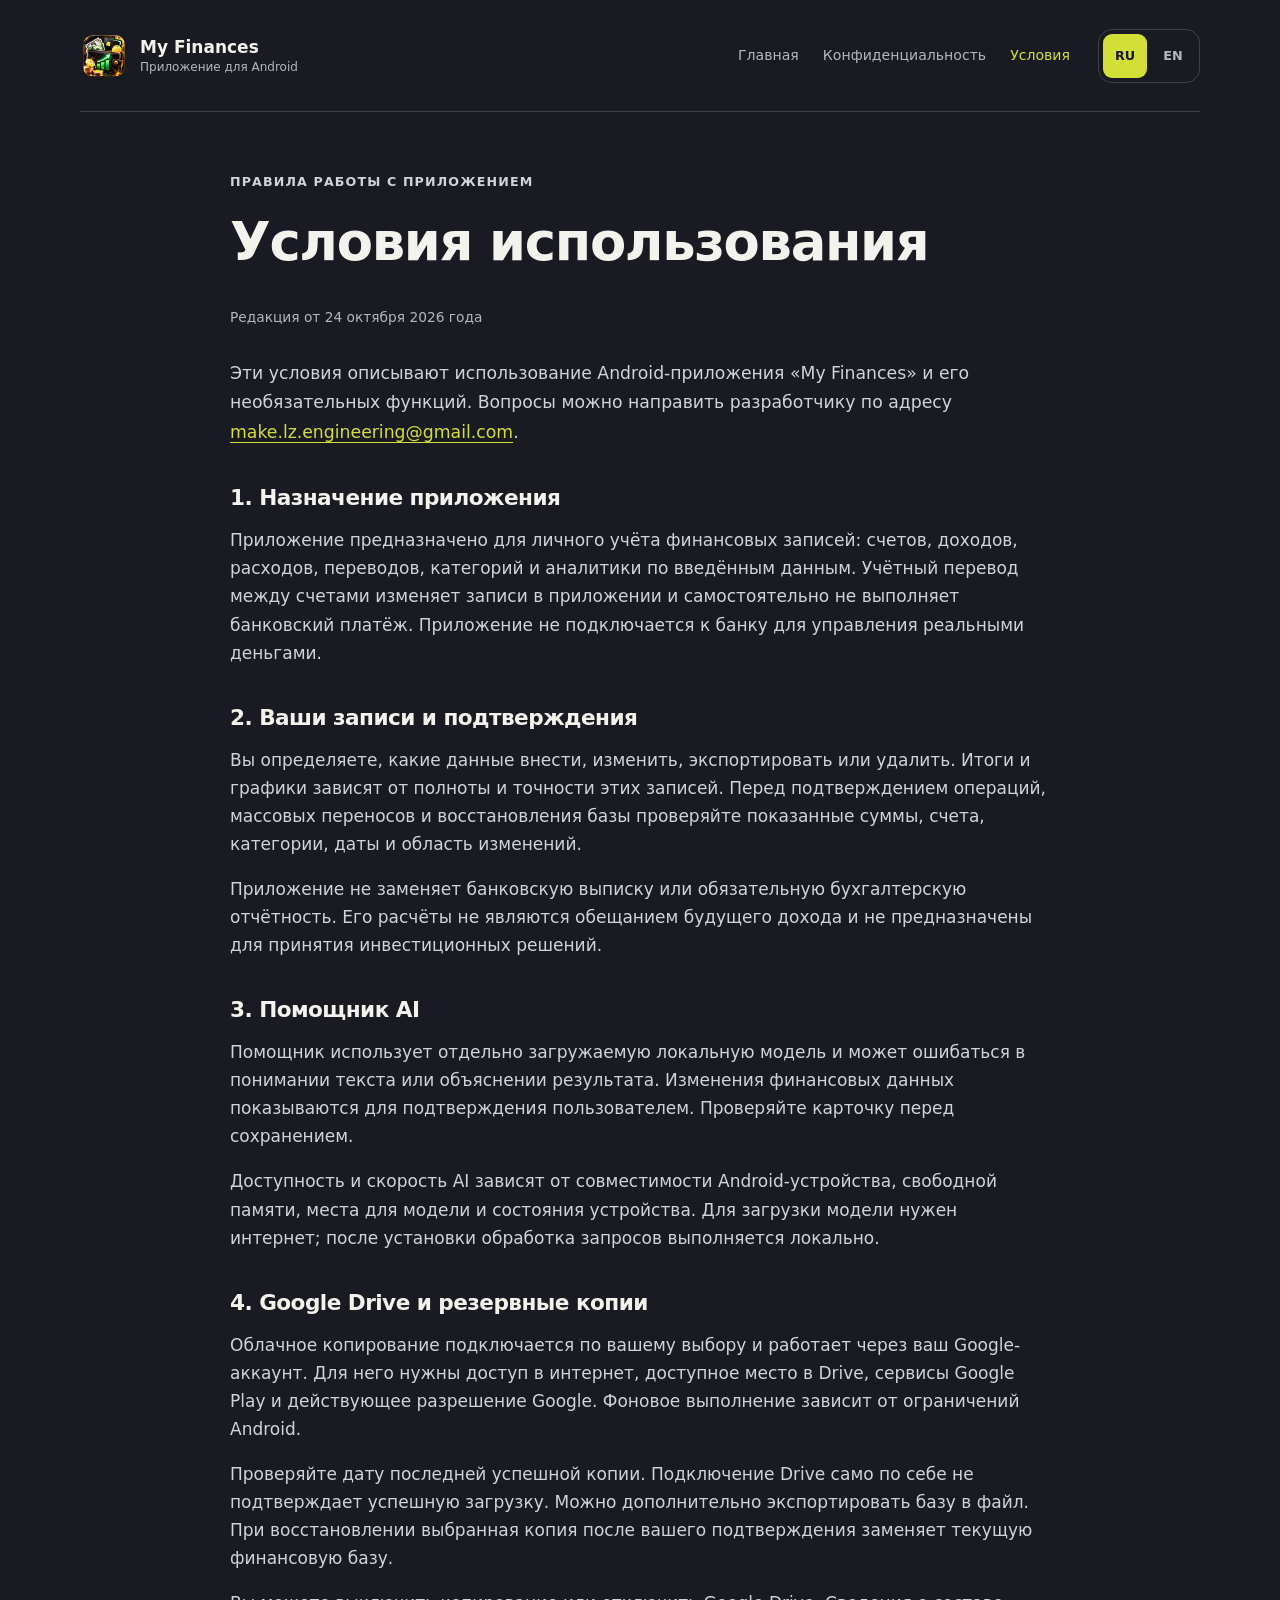
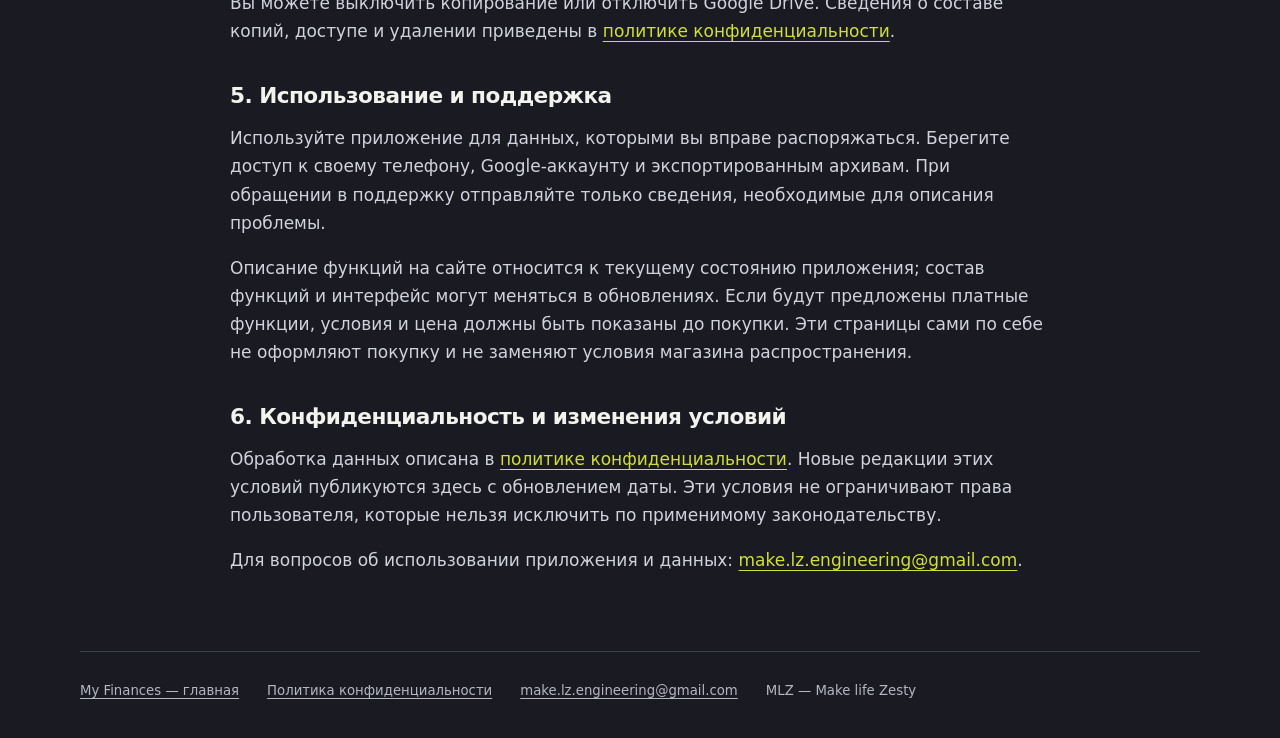
<file: myfinance/ru/terms.html>
<!doctype html>
<html lang="ru">
<head>
  <meta charset="utf-8">
  <meta name="viewport" content="width=device-width, initial-scale=1">
  <meta name="theme-color" content="#1a1b22">
  <meta name="description" content="Условия использования приложения «My Finances»: локальный учёт, подтверждение изменений, резервные копии и возможности AI.">
  <title>Условия использования — My Finances</title>
  <link rel="icon" href="../assets/app-icon.png" type="image/png">
  <link rel="stylesheet" href="../styles.css">
  <link rel="canonical" href="https://mlzengineering.com/myfinance/ru/terms.html">
  <link rel="alternate" hreflang="ru" href="https://mlzengineering.com/myfinance/ru/terms.html">
  <link rel="alternate" hreflang="en" href="https://mlzengineering.com/myfinance/terms.html">
  <link rel="alternate" hreflang="x-default" href="https://mlzengineering.com/myfinance/terms.html">
</head>
<body>
  <a class="skip-link" href="#main">К содержимому</a>
  <header class="site-header wrap">
    <a class="brand" href="index.html"><img src="../assets/app-icon.png" width="48" height="48" alt=""><span>My Finances<small>Приложение для Android</small></span></a>
    <div class="header-actions">
      <nav aria-label="Основная навигация"><a href="index.html">Главная</a><a href="privacy.html">Конфиденциальность</a><a href="terms.html" aria-current="page">Условия</a></nav>
      <nav class="language-switch" aria-label="Язык сайта">
        <a href="terms.html" lang="ru" hreflang="ru" aria-label="Русский" aria-current="page">RU</a>
        <a href="../terms.html" lang="en" hreflang="en" aria-label="English">EN</a>
      </nav>
    </div>
  </header>
  <main id="main" class="document wrap">
    <p class="eyebrow">Правила работы с приложением</p>
    <h1>Условия использования</h1>
    <p class="updated">Редакция от 24 октября 2026 года</p>
    <p class="lead">Эти условия описывают использование Android-приложения «My Finances» и его необязательных функций. Вопросы можно направить разработчику по адресу <a href="mailto:make.lz.engineering@gmail.com">make.lz.engineering@gmail.com</a>.</p>
    <section><h2>1. Назначение приложения</h2><p>Приложение предназначено для личного учёта финансовых записей: счетов, доходов, расходов, переводов, категорий и аналитики по введённым данным. Учётный перевод между счетами изменяет записи в приложении и самостоятельно не выполняет банковский платёж. Приложение не подключается к банку для управления реальными деньгами.</p></section>
    <section><h2>2. Ваши записи и подтверждения</h2><p>Вы определяете, какие данные внести, изменить, экспортировать или удалить. Итоги и графики зависят от полноты и точности этих записей. Перед подтверждением операций, массовых переносов и восстановления базы проверяйте показанные суммы, счета, категории, даты и область изменений.</p><p>Приложение не заменяет банковскую выписку или обязательную бухгалтерскую отчётность. Его расчёты не являются обещанием будущего дохода и не предназначены для принятия инвестиционных решений.</p></section>
    <section><h2>3. Помощник AI</h2><p>Помощник использует отдельно загружаемую локальную модель и может ошибаться в понимании текста или объяснении результата. Изменения финансовых данных показываются для подтверждения пользователем. Проверяйте карточку перед сохранением.</p><p>Доступность и скорость AI зависят от совместимости Android-устройства, свободной памяти, места для модели и состояния устройства. Для загрузки модели нужен интернет; после установки обработка запросов выполняется локально.</p></section>
    <section><h2>4. Google Drive и резервные копии</h2><p>Облачное копирование подключается по вашему выбору и работает через ваш Google-аккаунт. Для него нужны доступ в интернет, доступное место в Drive, сервисы Google Play и действующее разрешение Google. Фоновое выполнение зависит от ограничений Android.</p><p>Проверяйте дату последней успешной копии. Подключение Drive само по себе не подтверждает успешную загрузку. Можно дополнительно экспортировать базу в файл. При восстановлении выбранная копия после вашего подтверждения заменяет текущую финансовую базу.</p><p>Вы можете выключить копирование или отключить Google Drive. Сведения о составе копий, доступе и удалении приведены в <a href="privacy.html">политике конфиденциальности</a>.</p></section>
    <section><h2>5. Использование и поддержка</h2><p>Используйте приложение для данных, которыми вы вправе распоряжаться. Берегите доступ к своему телефону, Google-аккаунту и экспортированным архивам. При обращении в поддержку отправляйте только сведения, необходимые для описания проблемы.</p><p>Описание функций на сайте относится к текущему состоянию приложения; состав функций и интерфейс могут меняться в обновлениях. Если будут предложены платные функции, условия и цена должны быть показаны до покупки. Эти страницы сами по себе не оформляют покупку и не заменяют условия магазина распространения.</p></section>
    <section><h2>6. Конфиденциальность и изменения условий</h2><p>Обработка данных описана в <a href="privacy.html">политике конфиденциальности</a>. Новые редакции этих условий публикуются здесь с обновлением даты. Эти условия не ограничивают права пользователя, которые нельзя исключить по применимому законодательству.</p><p>Для вопросов об использовании приложения и данных: <a href="mailto:make.lz.engineering@gmail.com">make.lz.engineering@gmail.com</a>.</p></section>
  </main>
  <footer class="site-footer wrap"><a href="index.html">My Finances — главная</a><a href="privacy.html">Политика конфиденциальности</a><a href="mailto:make.lz.engineering@gmail.com">make.lz.engineering@gmail.com</a><p lang="en">MLZ — Make life Zesty</p></footer>
</body>
</html>
</file>
<file: styles.css>
:root { color-scheme: dark; --bg: #1a1b22; --surface: #272c38; --line: #3b414e; --text: #f2f3ed; --muted: #b3b7c1; --accent: #d1df36; }
* { box-sizing: border-box; }
html { scroll-behavior: smooth; scroll-padding-top: 24px; }
body { margin: 0; background: var(--bg); color: var(--text); font: 17px/1.65 system-ui, -apple-system, "Segoe UI", sans-serif; }
a { color: var(--accent); text-underline-offset: .22em; }
a:hover { text-decoration-thickness: 2px; }
a:focus-visible { outline: 3px solid var(--accent); outline-offset: 5px; border-radius: 4px; }
img { max-width: 100%; height: auto; }
p { margin: 0 0 1em; }
h1, h2, h3 { line-height: 1.16; margin: 0 0 .65em; letter-spacing: -.025em; }
h1 { font-size: clamp(2.2rem, 5.2vw, 4.2rem); }
h2 { font-size: clamp(1.6rem, 3vw, 2.2rem); }
h3 { font-size: 1.2rem; }
code { font-size: .88em; overflow-wrap: anywhere; color: var(--accent); }
.wrap { width: min(1120px, calc(100% - 64px)); margin-inline: auto; }
.skip-link { position: absolute; top: 10px; left: 10px; padding: 10px 16px; background: var(--accent); color: var(--bg); transform: translateY(-160%); z-index: 5; }
.skip-link:focus { transform: none; }
.site-header { min-height: 112px; display: flex; align-items: center; justify-content: space-between; gap: 28px; border-bottom: 1px solid var(--line); }
.brand { display: inline-flex; gap: 12px; align-items: center; color: var(--text); text-decoration: none; flex-shrink: 0; font-weight: 650; line-height: 1.35; }
.brand img { width: 48px; height: 48px; object-fit: contain; }
.brand small { display: block; font-size: .75rem; color: var(--muted); font-weight: 400; }
.header-actions { display: flex; align-items: center; justify-content: flex-end; flex-wrap: wrap; gap: 16px 28px; }
nav { display: flex; gap: 24px; flex-wrap: wrap; font-size: .88rem; }
nav a { color: var(--muted); text-decoration: none; }
nav a:hover, nav a[aria-current="page"] { color: var(--accent); }
.language-switch { flex-wrap: nowrap; flex-shrink: 0; gap: 4px; padding: 4px; border: 1px solid var(--line); border-radius: 14px; }
.language-switch a { display: inline-flex; align-items: center; justify-content: center; min-width: 44px; min-height: 44px; padding: 6px 10px; border-radius: 9px; font-size: .8rem; font-weight: 700; }
.language-switch a[aria-current="page"] { color: var(--bg); background: var(--accent); }
.language-switch a:hover:not([aria-current="page"]) { background: var(--surface); }
.hero { display: grid; grid-template-columns: minmax(0, 1fr) 300px; gap: 56px; align-items: center; padding-block: 80px 64px; }
.hero h1 span { color: var(--accent); }
.hero-icon { width: 300px; height: 300px; object-fit: contain; }
.eyebrow { color: var(--accent); font-size: .79rem; letter-spacing: .09em; text-transform: uppercase; font-weight: 650; margin-bottom: 18px; }
.lead { color: var(--muted); font-size: 1.1rem; max-width: 760px; line-height: 1.7; }
.brand-note { margin-top: 24px; padding-left: 16px; border-left: 2px solid var(--accent); font-size: 1rem; }
.brand-note strong { color: var(--accent); letter-spacing: .06em; }
.brand-note > span:last-child { color: var(--muted); font-size: .88rem; }
.actions { display: flex; gap: 12px; flex-wrap: wrap; margin-top: 28px; }
.button { display: inline-flex; align-items: center; justify-content: center; min-height: 48px; padding: 12px 18px; border-radius: 14px; text-decoration: none; font-size: .9rem; font-weight: 650; }
.primary { background: var(--accent); color: var(--bg); }
.primary:hover { background: #e0ec63; }
.secondary { color: var(--text); border: 1px solid var(--line); }
.secondary:hover { background: var(--surface); }
.features { display: grid; grid-template-columns: repeat(3, minmax(0, 1fr)); border-block: 1px solid var(--line); padding-block: 32px; gap: 32px; }
.features h2 { font-size: 1.3rem; margin-top: 16px; }
.features p { color: var(--muted); font-size: .95rem; margin-bottom: 0; }
.number { color: var(--accent); font-size: .78rem; font-weight: 700; }
.data-section { padding-block: 72px; display: grid; grid-template-columns: 1fr 1.3fr; gap: 72px; }
.data-details article { margin-bottom: 28px; }
.data-details article:last-child { margin-bottom: 0; }
.data-details p { color: var(--muted); margin-bottom: 0; }
.documents { border-radius: 24px; background: var(--surface); padding: 32px; margin-bottom: 48px; }
.documents h2 { font-size: 1.65rem; }
.documents p { color: var(--muted); }
.documents > a { display: flex; align-items: center; justify-content: space-between; padding: 16px 0; border-top: 1px solid #48505e; gap: 20px; text-decoration: none; }
.documents > a:hover { text-decoration: underline; }
.site-footer { padding-block: 28px 36px; border-top: 1px solid var(--line); display: flex; flex-wrap: wrap; gap: 8px 28px; align-items: center; font-size: .83rem; color: var(--muted); }
.site-footer p { margin: 0; }
.site-footer a { color: var(--muted); overflow-wrap: anywhere; }
.document { max-width: 820px; padding-block: 60px; }
.document h1 { font-size: clamp(2rem, 5vw, 3.3rem); overflow-wrap: anywhere; }
.document h2 { font-size: 1.35rem; line-height: 1.35; margin-top: 36px; }
.document p { color: #d0d3dc; overflow-wrap: anywhere; }
.document .lead { font-size: 1.08rem; }
.updated { color: var(--muted) !important; font-size: .86rem; margin-block: 20px 30px; }
@media (max-width: 900px) {
  .hero { grid-template-columns: minmax(0, 1fr) 200px; gap: 24px; padding-block: 56px; }
  .hero-icon { width: 200px; height: 200px; }
  .data-section { gap: 32px; }
}
@media (max-width: 640px) {
  .wrap { width: calc(100% - 40px); }
  .site-header { align-items: flex-start; flex-direction: column; gap: 18px; padding-block: 22px; }
  .header-actions { width: 100%; justify-content: space-between; gap: 16px; }
  nav { gap: 12px 20px; font-size: .83rem; }
  .hero { grid-template-columns: minmax(0, 1fr); gap: 0; padding-block: 40px; }
  .hero-icon { grid-row: 1; width: 112px; height: 112px; margin-bottom: 24px; }
  .hero h1 { font-size: clamp(2rem, 8vw, 3rem); }
  .lead { font-size: 1rem; }
  .actions { flex-direction: column; align-items: stretch; }
  .features { grid-template-columns: minmax(0, 1fr); gap: 28px; }
  .features h2 { margin-top: 8px; }
  .data-section { grid-template-columns: minmax(0, 1fr); gap: 24px; padding-block: 44px; }
  .documents { padding: 24px; border-radius: 20px; }
  .site-footer { flex-direction: column; align-items: flex-start; gap: 12px; }
  .document { padding-block: 36px; }
}
@media (prefers-reduced-motion: reduce) { html { scroll-behavior: auto; } }
</file>
<file: myfinance/styles.css>
:root { color-scheme: dark; --bg: #1a1b22; --surface: #272c38; --line: #3b414e; --text: #f2f3ed; --muted: #b3b7c1; --accent: #d1df36; }
* { box-sizing: border-box; }
html { scroll-behavior: smooth; scroll-padding-top: 24px; }
body { margin: 0; background: var(--bg); color: var(--text); font: 17px/1.65 system-ui, -apple-system, "Segoe UI", sans-serif; }
a { color: var(--accent); text-underline-offset: .22em; }
a:hover { text-decoration-thickness: 2px; }
a:focus-visible { outline: 3px solid var(--accent); outline-offset: 5px; border-radius: 4px; }
img { max-width: 100%; height: auto; }
p { margin: 0 0 1em; }
h1, h2, h3 { line-height: 1.16; margin: 0 0 .65em; letter-spacing: -.025em; }
h1 { font-size: clamp(2.2rem, 5.2vw, 4.2rem); }
h2 { font-size: clamp(1.6rem, 3vw, 2.2rem); }
h3 { font-size: 1.2rem; }
code { font-size: .88em; overflow-wrap: anywhere; color: var(--accent); }
.wrap { width: min(1120px, calc(100% - 64px)); margin-inline: auto; }
.skip-link { position: absolute; top: 10px; left: 10px; padding: 10px 16px; background: var(--accent); color: var(--bg); transform: translateY(-160%); z-index: 5; }
.skip-link:focus { transform: none; }
.site-header { min-height: 112px; display: flex; align-items: center; justify-content: space-between; gap: 28px; border-bottom: 1px solid var(--line); }
.brand { display: inline-flex; gap: 12px; align-items: center; color: var(--text); text-decoration: none; flex-shrink: 0; font-weight: 650; line-height: 1.35; }
.brand img { width: 48px; height: 48px; object-fit: contain; }
.brand small { display: block; font-size: .75rem; color: var(--muted); font-weight: 400; }
.header-actions { display: flex; align-items: center; justify-content: flex-end; flex-wrap: wrap; gap: 16px 28px; }
nav { display: flex; gap: 24px; flex-wrap: wrap; font-size: .88rem; }
nav a { color: var(--muted); text-decoration: none; }
nav a:hover, nav a[aria-current="page"] { color: var(--accent); }
.language-switch { flex-wrap: nowrap; flex-shrink: 0; gap: 4px; padding: 4px; border: 1px solid var(--line); border-radius: 14px; }
.language-switch a { display: inline-flex; align-items: center; justify-content: center; min-width: 44px; min-height: 44px; padding: 6px 10px; border-radius: 9px; font-size: .8rem; font-weight: 700; }
.language-switch a[aria-current="page"] { color: var(--bg); background: var(--accent); }
.language-switch a:hover:not([aria-current="page"]) { background: var(--surface); }
.hero { display: grid; grid-template-columns: minmax(0, 1fr) 300px; gap: 56px; align-items: center; padding-block: 80px 64px; }
.hero h1 span { color: var(--accent); }
.hero-icon { width: 300px; height: 300px; object-fit: contain; }
.eyebrow { color: var(--accent); font-size: .79rem; letter-spacing: .09em; text-transform: uppercase; font-weight: 650; margin-bottom: 18px; }
.lead { color: var(--muted); font-size: 1.1rem; max-width: 760px; line-height: 1.7; }
.brand-note { margin-top: 24px; padding-left: 16px; border-left: 2px solid var(--accent); font-size: 1rem; }
.brand-note strong { color: var(--accent); letter-spacing: .06em; }
.brand-note > span:last-child { color: var(--muted); font-size: .88rem; }
.actions { display: flex; gap: 12px; flex-wrap: wrap; margin-top: 28px; }
.button { display: inline-flex; align-items: center; justify-content: center; min-height: 48px; padding: 12px 18px; border-radius: 14px; text-decoration: none; font-size: .9rem; font-weight: 650; }
.primary { background: var(--accent); color: var(--bg); }
.primary:hover { background: #e0ec63; }
.secondary { color: var(--text); border: 1px solid var(--line); }
.secondary:hover { background: var(--surface); }
.features { display: grid; grid-template-columns: repeat(3, minmax(0, 1fr)); border-block: 1px solid var(--line); padding-block: 32px; gap: 32px; }
.features h2 { font-size: 1.3rem; margin-top: 16px; }
.features p { color: var(--muted); font-size: .95rem; margin-bottom: 0; }
.number { color: var(--accent); font-size: .78rem; font-weight: 700; }
.data-section { padding-block: 72px; display: grid; grid-template-columns: 1fr 1.3fr; gap: 72px; }
.data-details article { margin-bottom: 28px; }
.data-details article:last-child { margin-bottom: 0; }
.data-details p { color: var(--muted); margin-bottom: 0; }
.documents { border-radius: 24px; background: var(--surface); padding: 32px; margin-bottom: 48px; }
.documents h2 { font-size: 1.65rem; }
.documents p { color: var(--muted); }
.documents > a { display: flex; align-items: center; justify-content: space-between; padding: 16px 0; border-top: 1px solid #48505e; gap: 20px; text-decoration: none; }
.documents > a:hover { text-decoration: underline; }
.site-footer { padding-block: 28px 36px; border-top: 1px solid var(--line); display: flex; flex-wrap: wrap; gap: 8px 28px; align-items: center; font-size: .83rem; color: var(--muted); }
.site-footer p { margin: 0; }
.site-footer a { color: var(--muted); overflow-wrap: anywhere; }
.document { max-width: 820px; padding-block: 60px; }
.document h1 { font-size: clamp(2rem, 5vw, 3.3rem); overflow-wrap: anywhere; }
.document h2 { font-size: 1.35rem; line-height: 1.35; margin-top: 36px; }
.document p { color: #d0d3dc; overflow-wrap: anywhere; }
.document .lead { font-size: 1.08rem; }
.updated { color: var(--muted) !important; font-size: .86rem; margin-block: 20px 30px; }
@media (max-width: 900px) {
  .hero { grid-template-columns: minmax(0, 1fr) 200px; gap: 24px; padding-block: 56px; }
  .hero-icon { width: 200px; height: 200px; }
  .data-section { gap: 32px; }
}
@media (max-width: 640px) {
  .wrap { width: calc(100% - 40px); }
  .site-header { align-items: flex-start; flex-direction: column; gap: 18px; padding-block: 22px; }
  .header-actions { width: 100%; justify-content: space-between; gap: 16px; }
  nav { gap: 12px 20px; font-size: .83rem; }
  .hero { grid-template-columns: minmax(0, 1fr); gap: 0; padding-block: 40px; }
  .hero-icon { grid-row: 1; width: 112px; height: 112px; margin-bottom: 24px; }
  .hero h1 { font-size: clamp(2rem, 8vw, 3rem); }
  .lead { font-size: 1rem; }
  .actions { flex-direction: column; align-items: stretch; }
  .features { grid-template-columns: minmax(0, 1fr); gap: 28px; }
  .features h2 { margin-top: 8px; }
  .data-section { grid-template-columns: minmax(0, 1fr); gap: 24px; padding-block: 44px; }
  .documents { padding: 24px; border-radius: 20px; }
  .site-footer { flex-direction: column; align-items: flex-start; gap: 12px; }
  .document { padding-block: 36px; }
}
@media (prefers-reduced-motion: reduce) { html { scroll-behavior: auto; } }
</file>
